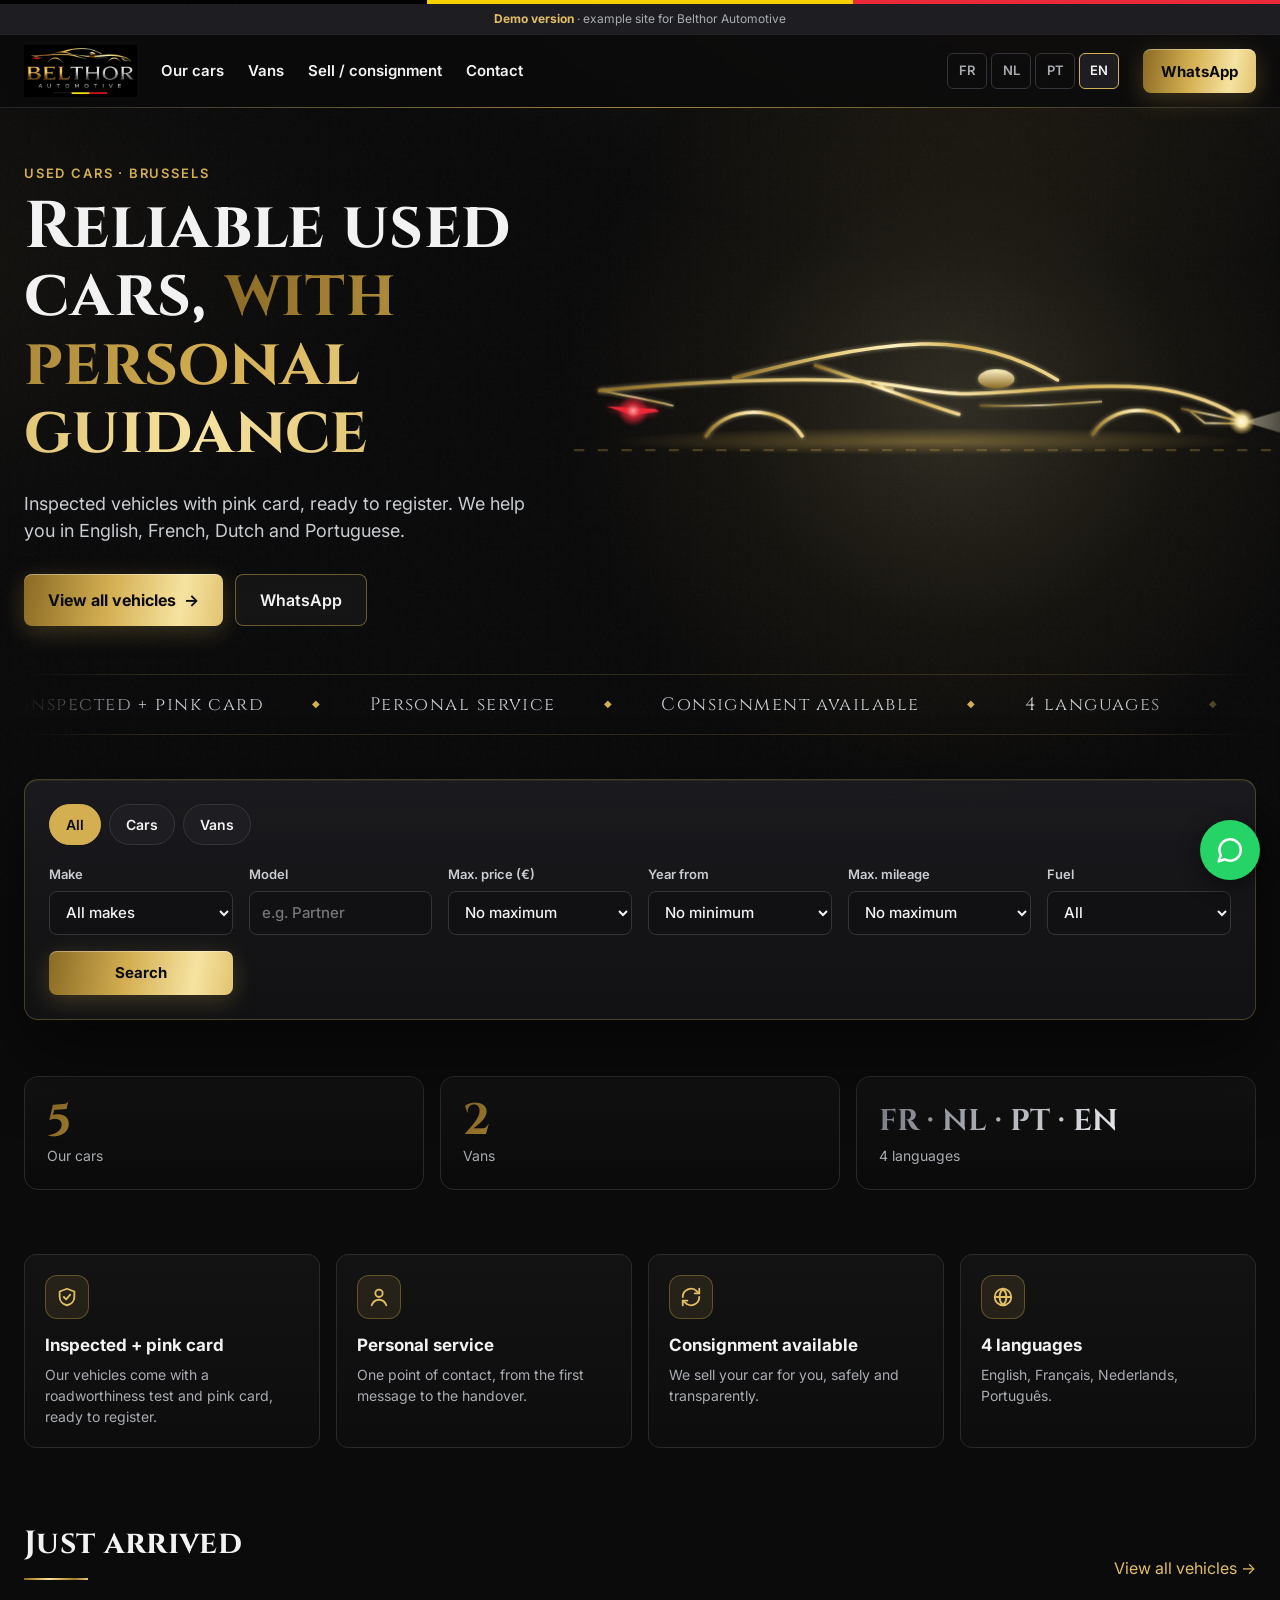
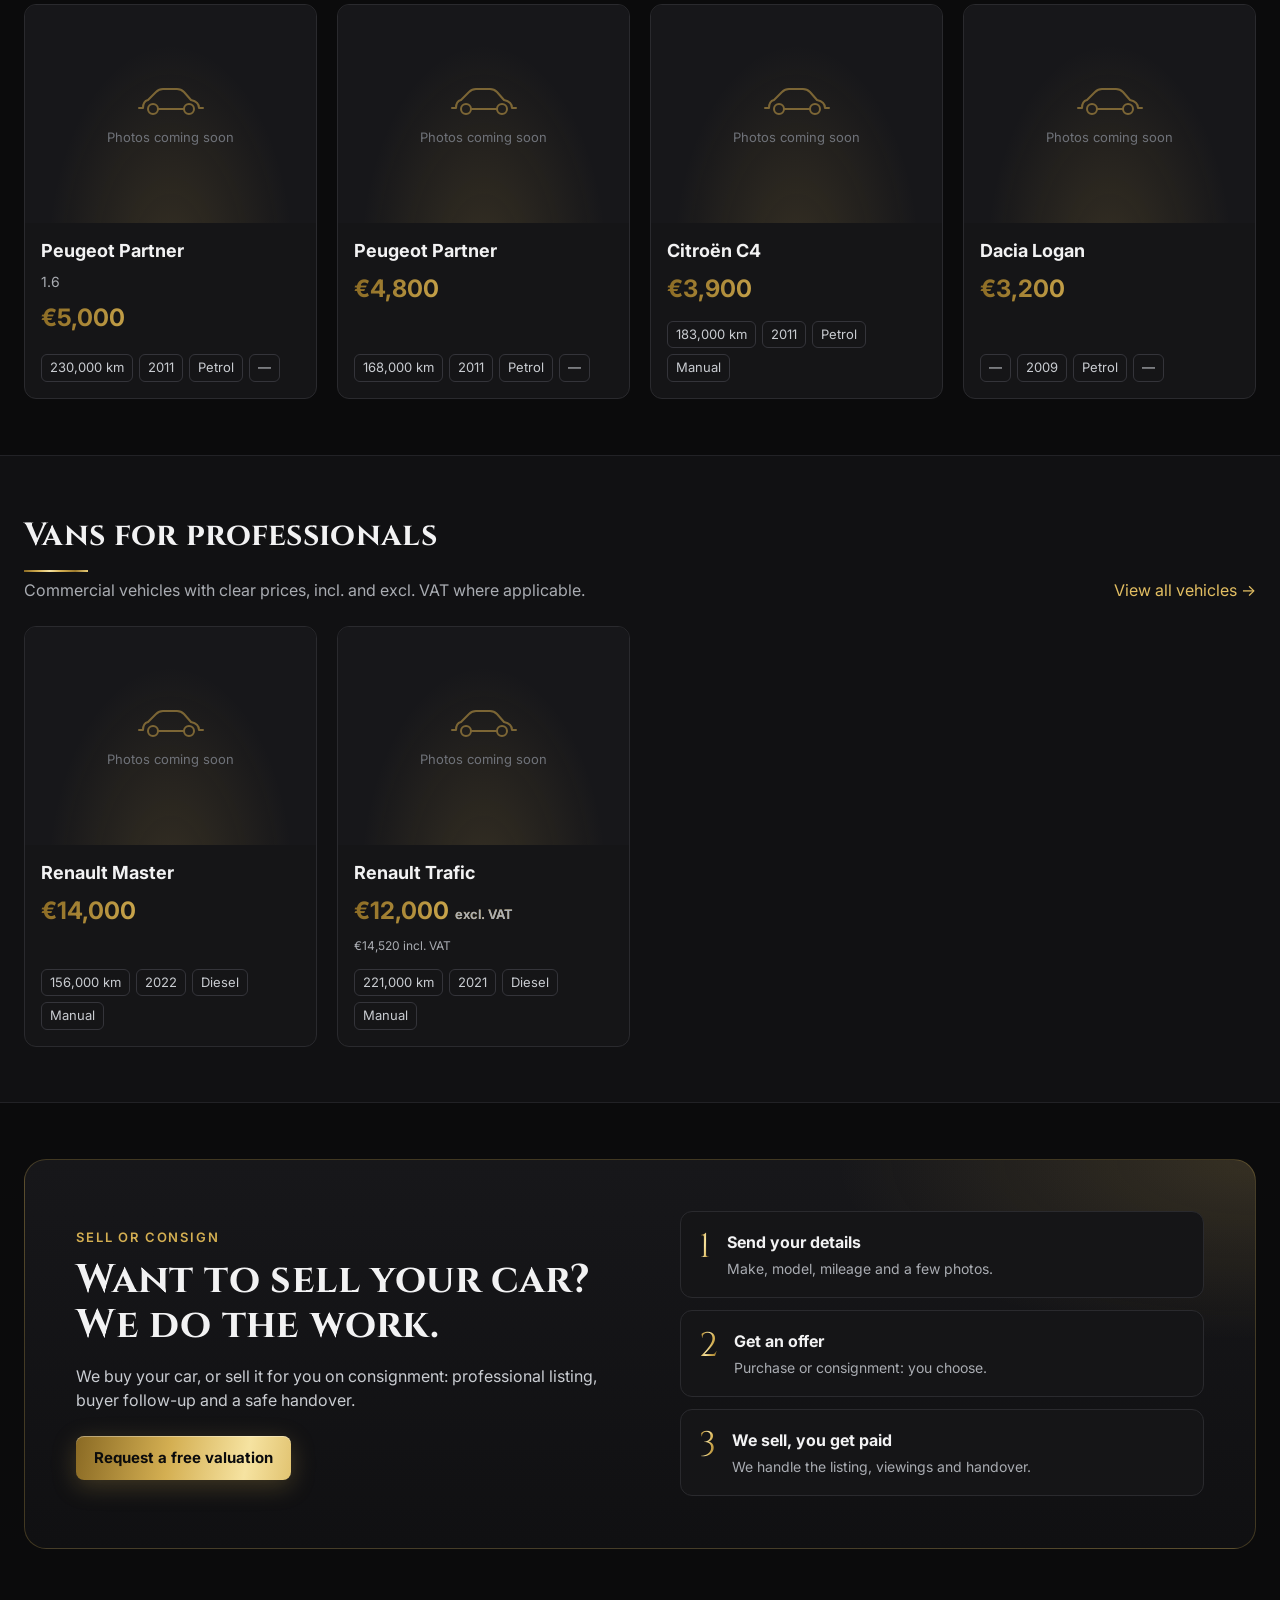
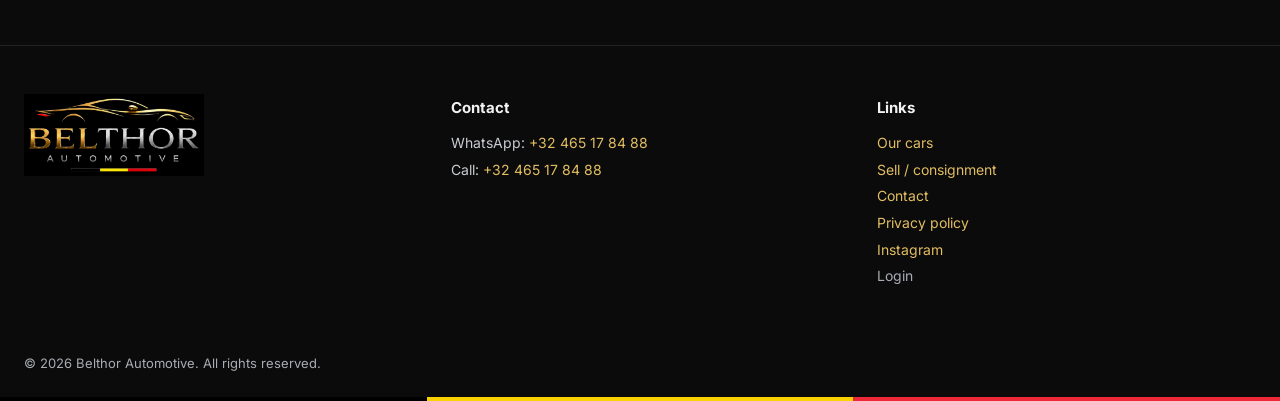
<file: index.html>
<!doctype html>
<html lang="fr-BE">
<head>
<meta charset="utf-8">
<meta name="viewport" content="width=device-width, initial-scale=1">
<title>Belthor Automotive</title>
<meta name="description" content="Belthor Automotive – voitures d'occasion à Bruxelles · tweedehandswagens in Brussel · carros usados em Bruxelas.">
<link rel="icon" href="img/icon.png">
<meta property="og:image" content="img/logo.png">
<link rel="preconnect" href="https://fonts.googleapis.com">
<link rel="preconnect" href="https://fonts.gstatic.com" crossorigin>
<link href="https://fonts.googleapis.com/css2?family=Cinzel:wght@600;700&family=Inter:wght@400;500;600;700&display=swap" rel="stylesheet">
<link rel="stylesheet" href="css/style.css">
<link rel="stylesheet" href="css/fx.css">
</head>
<body>
<div class="flag-strip" aria-hidden="true"><span></span><span></span><span></span></div>
<header id="site-header"></header>

<main>
  <section class="hero-x">
    <div class="container hero-grid">
      <div class="reveal">
        <p class="kicker" data-i18n="home.kicker"></p>
        <h1 class="display" id="hero-title"></h1>
        <p class="lead" data-i18n="home.subtitle"></p>
        <div class="hero-cta">
          <a href="aanbod.html" class="btn btn-gold"><span data-i18n="home.viewAll"></span> →</a>
          <a href="#" class="btn btn-ghost" id="hero-wa" target="_blank" rel="noopener noreferrer">WhatsApp</a>
        </div>
      </div>

      <div class="hero-stage" aria-hidden="true">
        <svg viewBox="0 40 1900 320" role="presentation">
          <defs>
            <linearGradient id="goldStroke" x1="0" x2="1" y1="0" y2="0">
              <stop offset="0" stop-color="#8a6a24"/><stop offset=".3" stop-color="#e8cc78"/>
              <stop offset=".5" stop-color="#fff2c4"/><stop offset=".7" stop-color="#d4af52"/><stop offset="1" stop-color="#f0d68e"/>
            </linearGradient>
            <radialGradient id="floor" cx=".5" cy=".5" r=".5">
              <stop offset="0" stop-color="#d4af52" stop-opacity=".4"/><stop offset="1" stop-color="#d4af52" stop-opacity="0"/>
            </radialGradient>
            <linearGradient id="beamGrad" x1="0" x2="1">
              <stop offset="0" stop-color="#fff6d8" stop-opacity=".5"/><stop offset="1" stop-color="#fff6d8" stop-opacity="0"/>
            </linearGradient>
            <radialGradient id="lamp"><stop offset="0" stop-color="#fffbe9"/><stop offset=".4" stop-color="#f6e3a1"/><stop offset="1" stop-color="#d4af52" stop-opacity="0"/></radialGradient>
            <radialGradient id="tail"><stop offset="0" stop-color="#ffb3b3" stop-opacity=".9"/><stop offset=".45" stop-color="#ed2939" stop-opacity=".7"/><stop offset="1" stop-color="#ed2939" stop-opacity="0"/></radialGradient>
            <linearGradient id="mirrorGrad" x1="0" y1="0" x2="0" y2="1"><stop offset="0" stop-color="#fff2c4"/><stop offset="1" stop-color="#8a6a24"/></linearGradient>
          </defs>
          <ellipse class="floor-glow" cx="900" cy="318" rx="820" ry="36" fill="url(#floor)"/>
          <polygon class="beam" points="1696,268 1900,210 1900,330" fill="url(#beamGrad)"/>
          <line class="road-line" x1="0" y1="340" x2="1900" y2="340" stroke="#d4af52" stroke-opacity=".35" stroke-width="5"/>
          <!-- silhouet naar het Belthor-logo: dak, gordellijn, zijlijn, wielkasten -->
          <path class="car-line" pathLength="1" d="M405 158 C560 118 720 78 880 72 C1010 68 1130 105 1225 163"/>
          <path class="car-line" pathLength="1" d="M65 190 C300 168 520 158 700 165 C820 170 900 200 1000 198 C1150 195 1300 170 1450 182 C1560 192 1650 230 1700 268"/>
          <path class="car-line" pathLength="1" d="M612 126 C740 168 870 218 975 250"/>
          <path class="car-line thin" pathLength="1" d="M65 190 C140 205 200 215 250 228"/>
          <path class="car-line thin" pathLength="1" d="M1030 228 C1150 231 1250 225 1335 218"/>
          <path class="car-line thin" pathLength="1" d="M755 172 L808 186"/>
          <path class="car-line car-wheel" pathLength="1" d="M335 305 C380 228 525 222 578 305"/>
          <path class="car-line car-wheel" pathLength="1" d="M1315 300 C1362 224 1490 220 1532 292"/>
          <path class="car-line thin" pathLength="1" d="M1540 236 C1585 246 1640 256 1698 270 M1556 238 L1598 272 L1700 274"/>
          <ellipse class="headlight" cx="1070" cy="160" rx="46" ry="24" fill="url(#mirrorGrad)" style="filter:drop-shadow(0 0 6px rgba(246,227,161,.5))"/>
          <polygon class="taillight" points="82,230 205,236 216,243 148,252" fill="#ed2939" style="filter:drop-shadow(0 0 10px rgba(237,41,57,.9))"/>
          <circle class="taillight" cx="150" cy="241" r="40" fill="url(#tail)"/>
          <circle class="headlight" cx="1692" cy="268" r="34" fill="url(#lamp)"/>
        </svg>
      </div>
    </div>

    <div class="container">
      <div class="ticker" aria-hidden="true"><div class="ticker-track" id="ticker"></div></div>
    </div>
  </section>

  <div class="container search-wrap reveal">
      <form class="search-card" action="aanbod.html" method="get" role="search">
        <fieldset class="type-tabs">
          <legend class="sr-only" data-i18n="stock.type"></legend>
          <label><input type="radio" name="type" value="" checked><span data-i18n="common.all"></span></label>
          <label><input type="radio" name="type" value="car"><span data-i18n="home.tabCars"></span></label>
          <label><input type="radio" name="type" value="van"><span data-i18n="home.tabVans"></span></label>
        </fieldset>
        <div class="search-row">
          <div class="field">
            <label for="s-make" data-i18n="stock.make"></label>
            <select id="s-make" name="make" class="select"></select>
          </div>
          <div class="field">
            <label for="s-model" data-i18n="stock.model"></label>
            <input id="s-model" name="model" class="input" maxlength="80" data-i18n-ph="stock.modelPlaceholder">
          </div>
          <div class="field">
            <label for="s-price" data-i18n="stock.priceTo"></label>
            <select id="s-price" name="priceMax" class="select"></select>
          </div>
          <div class="field">
            <label for="s-year" data-i18n="stock.yearFrom"></label>
            <select id="s-year" name="yearMin" class="select"></select>
          </div>
          <div class="field">
            <label for="s-km" data-i18n="stock.kmMax"></label>
            <select id="s-km" name="kmMax" class="select"></select>
          </div>
          <div class="field">
            <label for="s-fuel" data-i18n="stock.fuel"></label>
            <select id="s-fuel" name="fuel" class="select"></select>
          </div>
          <button type="submit" class="btn btn-gold" data-i18n="home.showResults"></button>
        </div>
      </form>
  </div>

  <section class="section" style="padding-bottom:8px">
    <div class="container stats-x">
      <div class="stat-x reveal"><strong class="gold-text" data-count="0" id="stat-online">0</strong><span data-i18n="stock.title"></span></div>
      <div class="stat-x reveal"><strong class="gold-text" data-count="0" id="stat-vans">0</strong><span data-i18n="nav.vans"></span></div>
      <div class="stat-x reveal"><strong class="chrome-text" style="font-size:30px;line-height:44px">FR · NL · PT · EN</strong><span data-i18n="home.uspTitle4"></span></div>
    </div>
  </section>

  <section class="section" style="padding-bottom:16px">
    <div class="container usps">
      <div class="usp reveal"><div class="ico"><svg width="22" height="22" viewBox="0 0 24 24" fill="none" stroke="#e2be62" stroke-width="2" stroke-linecap="round" stroke-linejoin="round" aria-hidden="true"><path d="M12 3l8 3v6c0 4.5-3.4 8-8 9-4.6-1-8-4.5-8-9V6l8-3z"/><path d="M8.5 12l2.5 2.5 4.5-5"/></svg></div><h3 data-i18n="home.uspTitle1"></h3><p data-i18n="home.uspText1"></p></div>
      <div class="usp reveal"><div class="ico"><svg width="22" height="22" viewBox="0 0 24 24" fill="none" stroke="#e2be62" stroke-width="2" stroke-linecap="round" stroke-linejoin="round" aria-hidden="true"><circle cx="12" cy="8" r="4"/><path d="M4 21c1.5-4 4.5-6 8-6s6.5 2 8 6"/></svg></div><h3 data-i18n="home.uspTitle2"></h3><p data-i18n="home.uspText2"></p></div>
      <div class="usp reveal"><div class="ico"><svg width="22" height="22" viewBox="0 0 24 24" fill="none" stroke="#e2be62" stroke-width="2" stroke-linecap="round" stroke-linejoin="round" aria-hidden="true"><path d="M3 12a9 9 0 0 1 15.5-6.2L21 8"/><path d="M21 3v5h-5"/><path d="M21 12a9 9 0 0 1-15.5 6.2L3 16"/><path d="M3 21v-5h5"/></svg></div><h3 data-i18n="home.uspTitle3"></h3><p data-i18n="home.uspText3"></p></div>
      <div class="usp reveal"><div class="ico"><svg width="22" height="22" viewBox="0 0 24 24" fill="none" stroke="#e2be62" stroke-width="2" stroke-linecap="round" stroke-linejoin="round" aria-hidden="true"><circle cx="12" cy="12" r="9"/><path d="M3 12h18M12 3c2.5 2.6 3.8 5.6 3.8 9s-1.3 6.4-3.8 9c-2.5-2.6-3.8-5.6-3.8-9S9.5 5.6 12 3z"/></svg></div><h3 data-i18n="home.uspTitle4"></h3><p data-i18n="home.uspText4"></p></div>
    </div>
  </section>

  <section class="section">
    <div class="container">
      <div class="section-head">
        <h2 class="display" data-i18n="home.latest"></h2>
        <a href="aanbod.html"><span data-i18n="home.viewAll"></span> →</a>
      </div>
      <div class="card-grid" id="latest"></div>
    </div>
  </section>

  <section class="section section-alt" id="vans-section" hidden>
    <div class="container">
      <div class="section-head">
        <div>
          <h2 class="display" data-i18n="home.vansTitle"></h2>
          <p class="muted" style="margin:6px 0 0" data-i18n="home.vansText"></p>
        </div>
        <a href="aanbod.html?type=van"><span data-i18n="home.viewAll"></span> →</a>
      </div>
      <div class="card-grid" id="vans"></div>
    </div>
  </section>

  <section class="section">
    <div class="container">
      <div class="cta-band reveal" style="display:flex;flex-wrap:wrap;gap:40px;align-items:center">
        <div style="flex:1 1 380px">
          <p class="kicker" data-i18n="home.sellKicker"></p>
          <h2 class="display" style="margin:0 0 16px;font-size:clamp(28px,3.4vw,40px);line-height:1.12" data-i18n="home.sellTitle"></h2>
          <p style="margin:0 0 24px;color:var(--text-2)" data-i18n="home.sellText"></p>
          <a href="verkopen.html" class="btn btn-gold" data-i18n="home.sellCta"></a>
        </div>
        <ol class="steps" style="flex:1 1 340px">
          <li><span class="num" aria-hidden="true">1</span><div><strong data-i18n="home.step1Title"></strong><p data-i18n="home.step1Text"></p></div></li>
          <li><span class="num" aria-hidden="true">2</span><div><strong data-i18n="home.step2Title"></strong><p data-i18n="home.step2Text"></p></div></li>
          <li><span class="num" aria-hidden="true">3</span><div><strong data-i18n="home.step3Title"></strong><p data-i18n="home.step3Text"></p></div></li>
        </ol>
      </div>
    </div>
  </section>
</main>

<footer id="site-footer"></footer>

<script src="js/data.js"></script>
<script src="js/i18n.js"></script>
<script src="js/app.js"></script>
<script src="js/fx.js"></script>
<script>
(function () {
  var B = window.Belthor;
  B.renderChrome("home");

  // Titel: eerste deel wit, tweede deel in goud (splitsen op de eerste komma)
  var full = B.t("home.title"), i = full.indexOf(",");
  var h1 = document.getElementById("hero-title");
  h1.innerHTML = i > 0
    ? B.esc(full.slice(0, i + 1)) + ' <span class="gold-text">' + B.esc(full.slice(i + 1).trim()) + "</span>"
    : '<span class="gold-text">' + B.esc(full) + "</span>";

  var wa = B.waNumber(B.getSettings());
  var heroWa = document.getElementById("hero-wa");
  if (wa) heroWa.href = B.waLink(wa); else heroWa.hidden = true;

  // Lopende band met de troeven (2x voor een naadloze lus)
  var items = ["home.uspTitle1", "home.uspTitle2", "home.uspTitle3", "home.uspTitle4", "home.kicker"].map(function (k) { return "<span>" + B.esc(B.t(k)) + "</span>"; }).join("");
  document.getElementById("ticker").innerHTML = items + items + items + items;
  var all = B.visibleVehicles().filter(function (v) { return v.status !== "sold"; })
    .sort(function (a, b) { return String(b.created_at).localeCompare(String(a.created_at)); });

  var latest = all.filter(function (v) { return v.vehicle_type !== "van"; }).slice(0, 8);
  var vans = all.filter(function (v) { return v.vehicle_type === "van"; }).slice(0, 4);
  var latestEl = document.getElementById("latest");
  latestEl.innerHTML = latest.length
    ? latest.map(function (v) { return B.carCard(v); }).join("")
    : '<p class="muted">' + B.esc(B.t("home.emptyStock")) + "</p>";
  document.getElementById("stat-online").setAttribute("data-count", String(all.length));
  document.getElementById("stat-vans").setAttribute("data-count", String(all.filter(function (v) { return v.vehicle_type === "van"; }).length));
  if (vans.length) {
    document.getElementById("vans").innerHTML = vans.map(function (v) { return B.carCard(v); }).join("");
    document.getElementById("vans-section").hidden = false;
  }

  // Zoekvelden vullen
  function opts(el, items) {
    el.innerHTML = items.map(function (o) { return '<option value="' + B.esc(o[0]) + '">' + B.esc(o[1]) + "</option>"; }).join("");
  }
  var makes = Array.from(new Set(all.map(function (v) { return v.make; }))).sort(function (a, b) { return a.localeCompare(b); });
  opts(document.getElementById("s-make"), [["", B.t("common.allMakes")]].concat(makes.map(function (m) { return [m, m]; })));
  opts(document.getElementById("s-price"), [["", B.t("common.noMax")]].concat([3000, 5000, 7500, 10000, 15000, 20000, 30000].map(function (p) { return [p, B.euro(p)]; })));
  var y = new Date().getFullYear();
  opts(document.getElementById("s-year"), [["", B.t("common.noMin")]].concat([4, 8, 12, 16, 20, 24].map(function (d) { return [y - d, String(y - d)]; })));
  opts(document.getElementById("s-km"), [["", B.t("common.noMax")]].concat([50000, 100000, 150000, 200000, 250000].map(function (k) { return [k, B.km(k)]; })));
  opts(document.getElementById("s-fuel"), [["", B.t("common.all")]].concat(["petrol", "diesel", "hybrid", "plugin_hybrid", "electric", "lpg", "cng", "other"].map(function (f) { return [f, B.t("vehicle.fuels." + f)]; })));
})();
</script>
</body>
</html>
</file>
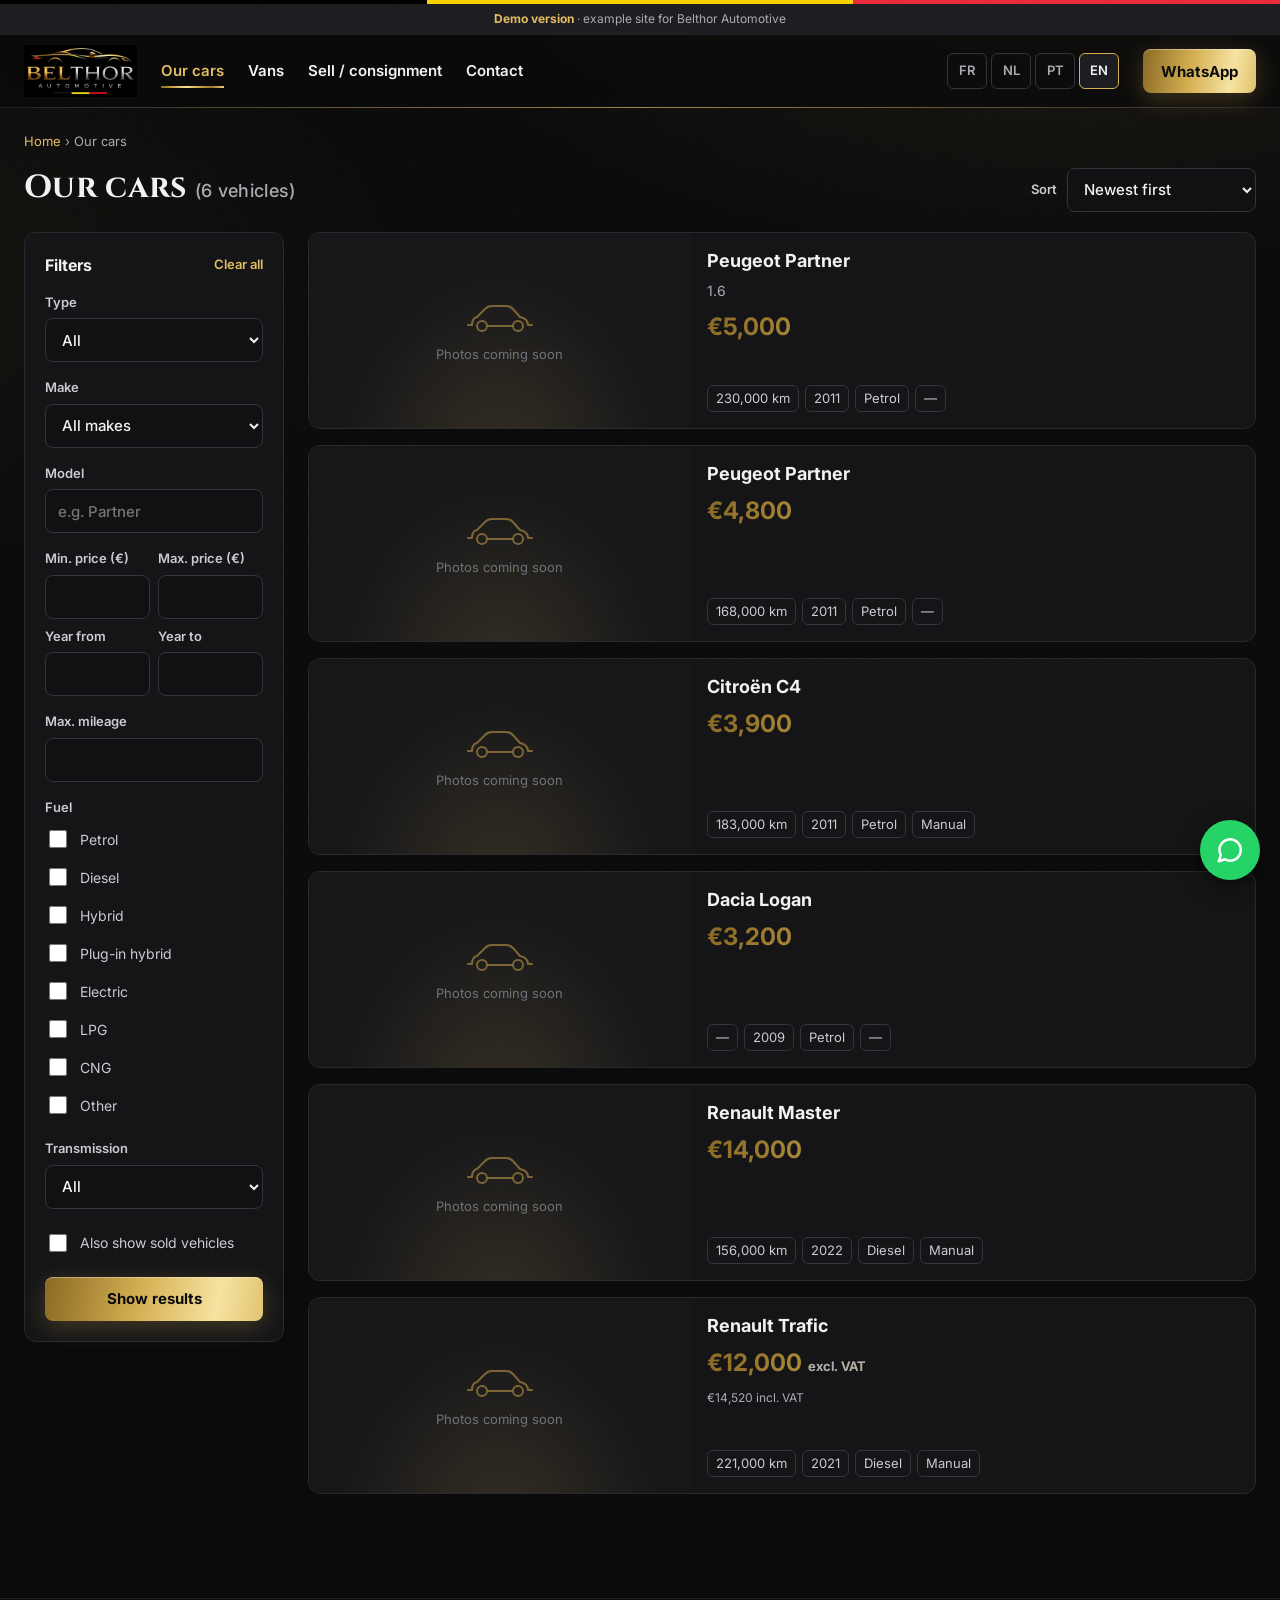
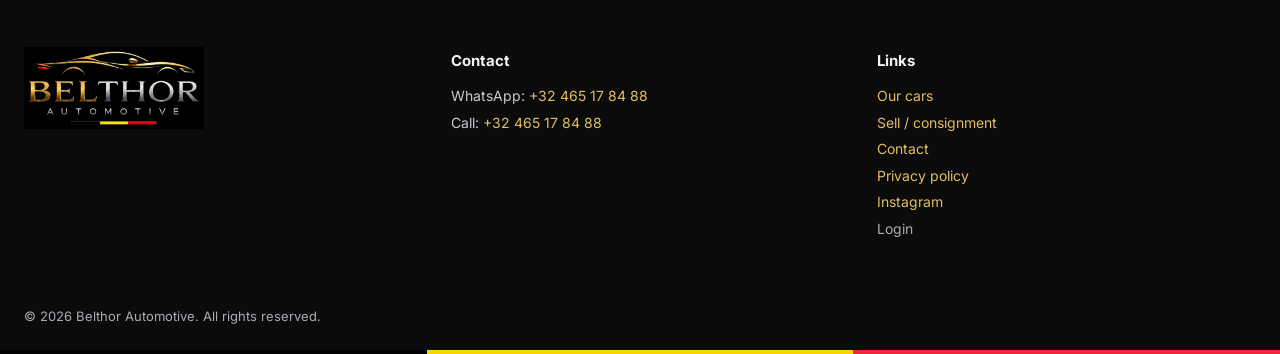
<file: aanbod.html>
<!doctype html>
<html lang="fr-BE">
<head>
<meta charset="utf-8">
<meta name="viewport" content="width=device-width, initial-scale=1">
<title>Belthor Automotive</title>
<link rel="icon" href="img/icon.png">
<link rel="preconnect" href="https://fonts.googleapis.com">
<link rel="preconnect" href="https://fonts.gstatic.com" crossorigin>
<link href="https://fonts.googleapis.com/css2?family=Cinzel:wght@600;700&family=Inter:wght@400;500;600;700&display=swap" rel="stylesheet">
<link rel="stylesheet" href="css/style.css">
<link rel="stylesheet" href="css/fx.css">
</head>
<body>
<div class="flag-strip" aria-hidden="true"><span></span><span></span><span></span></div>
<header id="site-header"></header>

<main class="container" style="padding:24px 24px 64px">
  <p class="breadcrumbs"><a href="index.html">Home</a> › <span data-i18n="stock.title"></span></p>

  <div class="section-head" style="margin-bottom:20px">
    <h1 class="display" style="margin:0;font-size:32px"><span data-i18n="stock.title"></span>
      <span class="muted" id="count" style="font-family:var(--font-body);font-size:18px;font-weight:500"></span></h1>
    <div style="display:flex;align-items:center;gap:10px">
      <label for="sort" class="field-label" data-i18n="stock.sort"></label>
      <select id="sort" class="select" style="width:auto"></select>
    </div>
  </div>

  <div class="stock-layout">
    <form class="filters" id="filters" method="get" action="aanbod.html">
      <div style="display:flex;justify-content:space-between;align-items:center">
        <strong data-i18n="stock.filters"></strong>
        <a href="aanbod.html" style="font-size:13px;font-weight:600" data-i18n="stock.clear"></a>
      </div>
      <input type="hidden" name="sort" id="sort-hidden">
      <div class="field">
        <label for="f-type" data-i18n="stock.type"></label>
        <select id="f-type" name="type" class="select"></select>
      </div>
      <div class="field">
        <label for="f-make" data-i18n="stock.make"></label>
        <select id="f-make" name="make" class="select"></select>
      </div>
      <div class="field">
        <label for="f-model" data-i18n="stock.model"></label>
        <input id="f-model" name="model" class="input" maxlength="80" data-i18n-ph="stock.modelPlaceholder">
      </div>
      <div class="two-col">
        <div class="field"><label for="f-pmin" data-i18n="stock.priceFrom"></label><input id="f-pmin" name="priceMin" class="input" inputmode="numeric"></div>
        <div class="field"><label for="f-pmax" data-i18n="stock.priceTo"></label><input id="f-pmax" name="priceMax" class="input" inputmode="numeric"></div>
        <div class="field"><label for="f-ymin" data-i18n="stock.yearFrom"></label><input id="f-ymin" name="yearMin" class="input" inputmode="numeric"></div>
        <div class="field"><label for="f-ymax" data-i18n="stock.yearTo"></label><input id="f-ymax" name="yearMax" class="input" inputmode="numeric"></div>
      </div>
      <div class="field">
        <label for="f-km" data-i18n="stock.kmMax"></label>
        <input id="f-km" name="kmMax" class="input" inputmode="numeric">
      </div>
      <fieldset id="f-fuels"><legend data-i18n="stock.fuel"></legend></fieldset>
      <div class="field">
        <label for="f-tr" data-i18n="stock.transmission"></label>
        <select id="f-tr" name="transmission" class="select"></select>
      </div>
      <label class="check"><input type="checkbox" name="sold" value="1" id="f-sold"><span data-i18n="stock.showSold"></span></label>
      <button type="submit" class="btn btn-gold btn-block" data-i18n="stock.apply"></button>
    </form>

    <div class="stock-results" id="results"></div>
  </div>
</main>

<footer id="site-footer"></footer>

<script src="js/data.js"></script>
<script src="js/i18n.js"></script>
<script src="js/app.js"></script>
<script src="js/fx.js"></script>
<script>
(function () {
  var B = window.Belthor;
  B.renderChrome("stock");
  var p = new URLSearchParams(window.location.search);
  var int = function (k) {
    var s = (p.get(k) || "").replace(/\D/g, "");
    return s ? parseInt(s, 10) : null;
  };
  var f = {
    type: p.get("type") || "",
    make: p.get("make") || "",
    model: (p.get("model") || "").trim().toLowerCase(),
    priceMin: int("priceMin"), priceMax: int("priceMax"),
    yearMin: int("yearMin"), yearMax: int("yearMax"),
    kmMax: int("kmMax"),
    fuels: p.getAll("fuel").filter(Boolean),
    transmission: p.get("transmission") || "",
    sold: p.get("sold") === "1",
    sort: p.get("sort") || "newest",
  };
  if (f.type === "van") document.title = B.t("nav.vans") + " | Belthor Automotive";
  else document.title = B.t("stock.title") + " | Belthor Automotive";

  var all = B.visibleVehicles();
  var list = all.filter(function (v) {
    if (!f.sold && v.status === "sold") return false;
    if (f.type && v.vehicle_type !== f.type) return false;
    if (f.make && v.make !== f.make) return false;
    if (f.model && (v.model + " " + (v.version || "")).toLowerCase().indexOf(f.model) < 0) return false;
    if (f.priceMin != null && v.price_eur < f.priceMin) return false;
    if (f.priceMax != null && v.price_eur > f.priceMax) return false;
    if (f.yearMin != null && v.year < f.yearMin) return false;
    if (f.yearMax != null && v.year > f.yearMax) return false;
    // Onbekende km-stand valt weg zodra iemand op km filtert (we kunnen het niet garanderen).
    if (f.kmMax != null && (v.mileage_km == null || v.mileage_km > f.kmMax)) return false;
    if (f.fuels.length && f.fuels.indexOf(v.fuel) < 0) return false;
    if (f.transmission && v.transmission !== f.transmission) return false;
    return true;
  });

  var sorters = {
    newest: function (a, b) { return String(b.created_at).localeCompare(String(a.created_at)); },
    price_asc: function (a, b) { return a.price_eur - b.price_eur; },
    price_desc: function (a, b) { return b.price_eur - a.price_eur; },
    km_asc: function (a, b) { return (a.mileage_km == null ? Infinity : a.mileage_km) - (b.mileage_km == null ? Infinity : b.mileage_km); },
    year_desc: function (a, b) { return b.year - a.year || (b.month || 0) - (a.month || 0); },
  };
  if (!sorters[f.sort]) f.sort = "newest";
  list.sort(sorters[f.sort]);

  document.getElementById("count").textContent =
    "(" + (list.length === 1 ? B.t("stock.resultsOne") : B.t("stock.resultsMany", { n: list.length })) + ")";
  document.getElementById("results").innerHTML = list.length
    ? list.map(function (v) { return B.carCard(v, "row"); }).join("")
    : '<div class="panel"><p style="margin:0">' + B.esc(B.t("stock.noResults")) + "</p></div>";

  // Formulier vullen met de huidige filters
  function opts(id, items, current) {
    var el = document.getElementById(id);
    el.innerHTML = items.map(function (o) {
      return '<option value="' + B.esc(o[0]) + '"' + (String(o[0]) === String(current) ? " selected" : "") + ">" + B.esc(o[1]) + "</option>";
    }).join("");
  }
  opts("f-type", [["", B.t("common.all")], ["car", B.t("vehicle.types.car")], ["van", B.t("vehicle.types.van")], ["pickup", B.t("vehicle.types.pickup")]], f.type);
  var makes = Array.from(new Set(all.map(function (v) { return v.make; }))).sort(function (a, b) { return a.localeCompare(b); });
  opts("f-make", [["", B.t("common.allMakes")]].concat(makes.map(function (m) { return [m, m]; })), f.make);
  opts("f-tr", [["", B.t("common.all")], ["manual", B.t("vehicle.transmissions.manual")], ["automatic", B.t("vehicle.transmissions.automatic")]], f.transmission);
  document.getElementById("f-model").value = p.get("model") || "";
  [["f-pmin", "priceMin"], ["f-pmax", "priceMax"], ["f-ymin", "yearMin"], ["f-ymax", "yearMax"], ["f-km", "kmMax"]].forEach(function (x) {
    var val = int(x[1]);
    document.getElementById(x[0]).value = val == null ? "" : val;
  });
  document.getElementById("f-sold").checked = f.sold;
  var fuelBox = document.getElementById("f-fuels");
  ["petrol", "diesel", "hybrid", "plugin_hybrid", "electric", "lpg", "cng", "other"].forEach(function (fu) {
    var lab = document.createElement("label");
    lab.className = "check";
    lab.innerHTML = '<input type="checkbox" name="fuel" value="' + fu + '"' + (f.fuels.indexOf(fu) >= 0 ? " checked" : "") + "> " + B.esc(B.t("vehicle.fuels." + fu));
    fuelBox.appendChild(lab);
  });

  var sortHidden = document.getElementById("sort-hidden");
  sortHidden.value = f.sort;
  opts("sort", [
    ["newest", B.t("stock.sortNewest")], ["price_asc", B.t("stock.sortPriceAsc")], ["price_desc", B.t("stock.sortPriceDesc")],
    ["km_asc", B.t("stock.sortKmAsc")], ["year_desc", B.t("stock.sortYearDesc")],
  ], f.sort);
  document.getElementById("sort").addEventListener("change", function (e) {
    var q = new URLSearchParams(window.location.search);
    q.set("sort", e.target.value);
    window.location.search = q.toString();
  });
})();
</script>
</body>
</html>
</file>
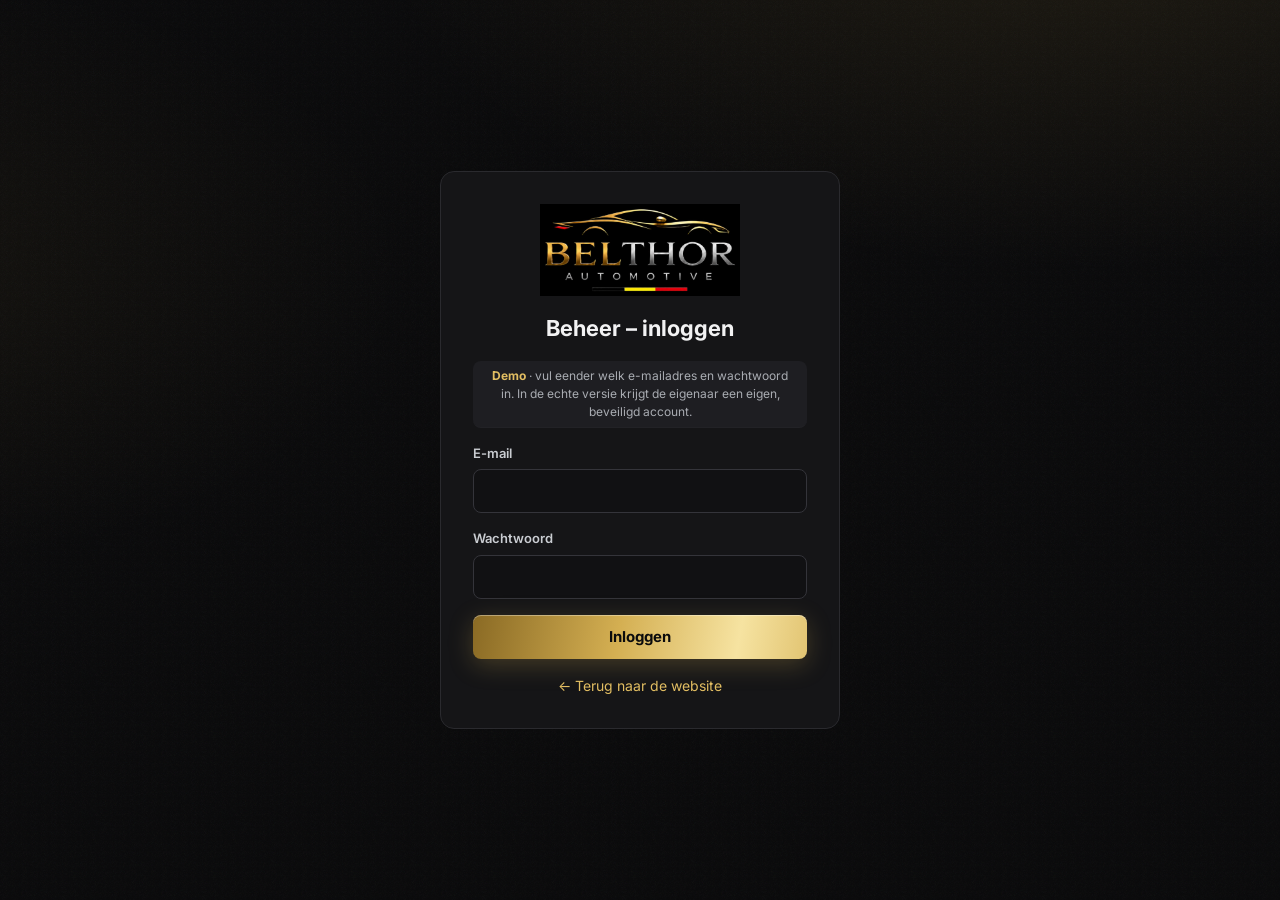
<file: admin.html>
<!doctype html>
<html lang="nl">
<head>
<meta charset="utf-8">
<meta name="viewport" content="width=device-width, initial-scale=1">
<meta name="robots" content="noindex, nofollow">
<title>Beheer – Belthor Automotive</title>
<link rel="icon" href="img/icon.png">
<link rel="preconnect" href="https://fonts.googleapis.com">
<link rel="preconnect" href="https://fonts.gstatic.com" crossorigin>
<link href="https://fonts.googleapis.com/css2?family=Cinzel:wght@600;700&family=Inter:wght@400;500;600;700&display=swap" rel="stylesheet">
<link rel="stylesheet" href="css/style.css">
<link rel="stylesheet" href="css/fx.css">
</head>
<body>
<div id="app"></div>

<script src="js/data.js"></script>
<script src="js/i18n.js"></script>
<script src="js/app.js"></script>
<script src="js/admin.js"></script>
</body>
</html>
</file>
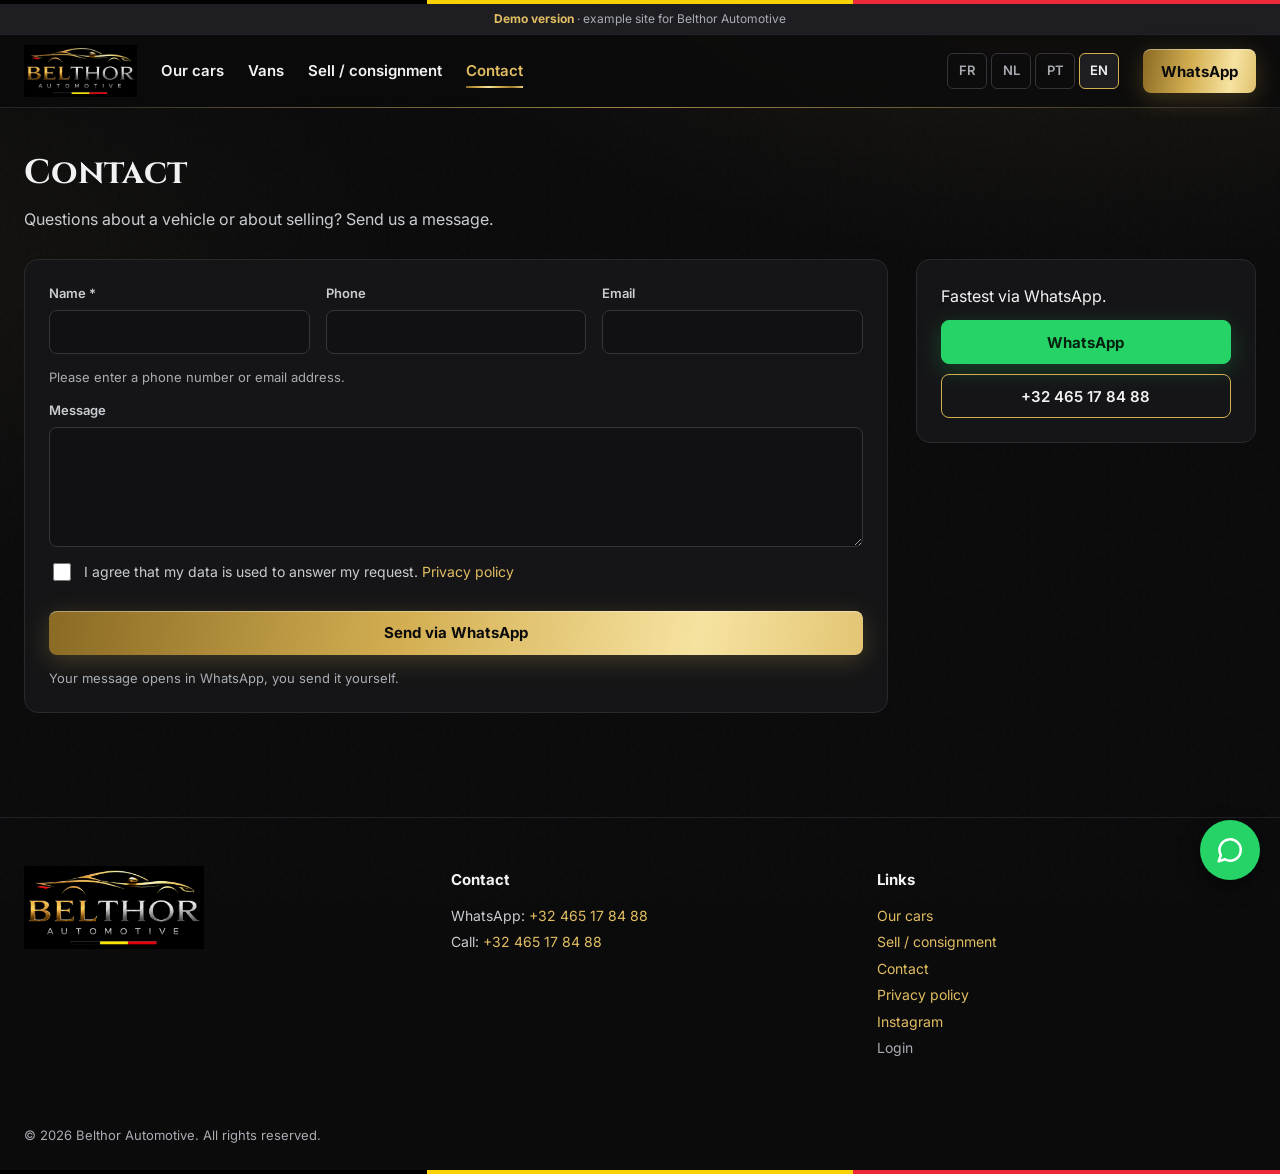
<file: contact.html>
<!doctype html>
<html lang="fr-BE">
<head>
<meta charset="utf-8">
<meta name="viewport" content="width=device-width, initial-scale=1">
<title>Belthor Automotive</title>
<link rel="icon" href="img/icon.png">
<link rel="preconnect" href="https://fonts.googleapis.com">
<link rel="preconnect" href="https://fonts.gstatic.com" crossorigin>
<link href="https://fonts.googleapis.com/css2?family=Cinzel:wght@600;700&family=Inter:wght@400;500;600;700&display=swap" rel="stylesheet">
<link rel="stylesheet" href="css/style.css">
<link rel="stylesheet" href="css/fx.css">
</head>
<body>
<div class="flag-strip" aria-hidden="true"><span></span><span></span><span></span></div>
<header id="site-header"></header>

<main class="container" style="padding:40px 24px 64px">
  <h1 class="display" style="margin:0 0 8px;font-size:34px" data-i18n="contact.title"></h1>
  <p style="margin:0 0 28px;color:var(--text-2)" data-i18n="contact.intro"></p>

  <div class="detail-layout">
    <div class="panel" style="flex:999 1 520px;min-width:0">
      <form id="contact-form" novalidate style="display:flex;flex-direction:column;gap:14px">
        <div class="grid-fields">
          <div class="field"><label for="k-name"><span data-i18n="form.name"></span> *</label><input id="k-name" name="name" class="input" maxlength="120" autocomplete="name"></div>
          <div class="field"><label for="k-phone" data-i18n="form.phone"></label><input id="k-phone" name="phone" type="tel" class="input" maxlength="40" autocomplete="tel"></div>
          <div class="field"><label for="k-email" data-i18n="form.email"></label><input id="k-email" name="email" type="email" class="input" maxlength="200" autocomplete="email"></div>
        </div>
        <p class="muted" style="margin:0;font-size:13px" data-i18n="form.phoneOrEmail"></p>
        <div class="field"><label for="k-msg" data-i18n="form.message"></label><textarea id="k-msg" name="message" class="textarea" maxlength="4000"></textarea></div>
        <label class="check" style="align-items:flex-start"><input type="checkbox" name="consent" style="margin-top:2px"><span><span data-i18n="form.consent"></span> <a href="privacy.html" data-i18n="footer.privacy"></a></span></label>
        <p class="form-error" role="alert" data-form-error hidden></p>
        <p class="form-ok" role="status" data-form-ok hidden data-i18n="form.success"></p>
        <button type="submit" class="btn btn-gold" data-i18n="form.sendWhatsapp"></button>
        <p class="wa-note" data-i18n="form.whatsappNote"></p>
      </form>
    </div>
    <aside class="detail-aside" id="contact-side"></aside>
  </div>
</main>

<footer id="site-footer"></footer>

<script src="js/data.js"></script>
<script src="js/i18n.js"></script>
<script src="js/app.js"></script>
<script src="js/fx.js"></script>
<script src="js/forms.js"></script>
<script>
(function () {
  var B = window.Belthor, t = B.t, esc = B.esc;
  B.renderChrome("contact");
  document.title = t("contact.title") + " | Belthor Automotive";
  var s = B.getSettings();
  var wa = B.waNumber(s);
  var html = "";
  if (wa) {
    html += '<div class="panel"><p style="margin:0 0 12px">' + esc(t("contact.whatsappFastest")) + "</p>" +
      '<a class="btn btn-whatsapp btn-block" target="_blank" rel="noopener noreferrer" href="' + esc(B.waLink(wa)) + '">WhatsApp</a>' +
      (s.phone ? '<a class="btn btn-outline btn-block" style="margin-top:10px" href="' + esc(B.telLink(s.phone)) + '">' + esc(s.phone) + "</a>" : "") +
      "</div>";
  }
  var info = [];
  if (s.address) info.push("<div><strong>" + esc(t("contact.address")) + '</strong><p style="margin:4px 0 0;white-space:pre-line;color:var(--text-2)">' + esc(s.address) + "</p></div>");
  if (s.opening_hours) info.push("<div><strong>" + esc(t("contact.hours")) + '</strong><p style="margin:4px 0 0;white-space:pre-line;color:var(--text-2)">' + esc(s.opening_hours) + "</p></div>");
  if (s.email) info.push("<div><strong>" + esc(t("form.email")) + '</strong><p style="margin:4px 0 0"><a href="mailto:' + esc(s.email) + '">' + esc(s.email) + "</a></p></div>");
  if (info.length) html += '<div class="panel" style="display:flex;flex-direction:column;gap:14px">' + info.join("") + "</div>";
  document.getElementById("contact-side").innerHTML = html;
  window.bindWhatsAppForm(document.getElementById("contact-form"), function () { return [t("contact.title") + " – Belthor Automotive", ""]; });
})();
</script>
</body>
</html>
</file>
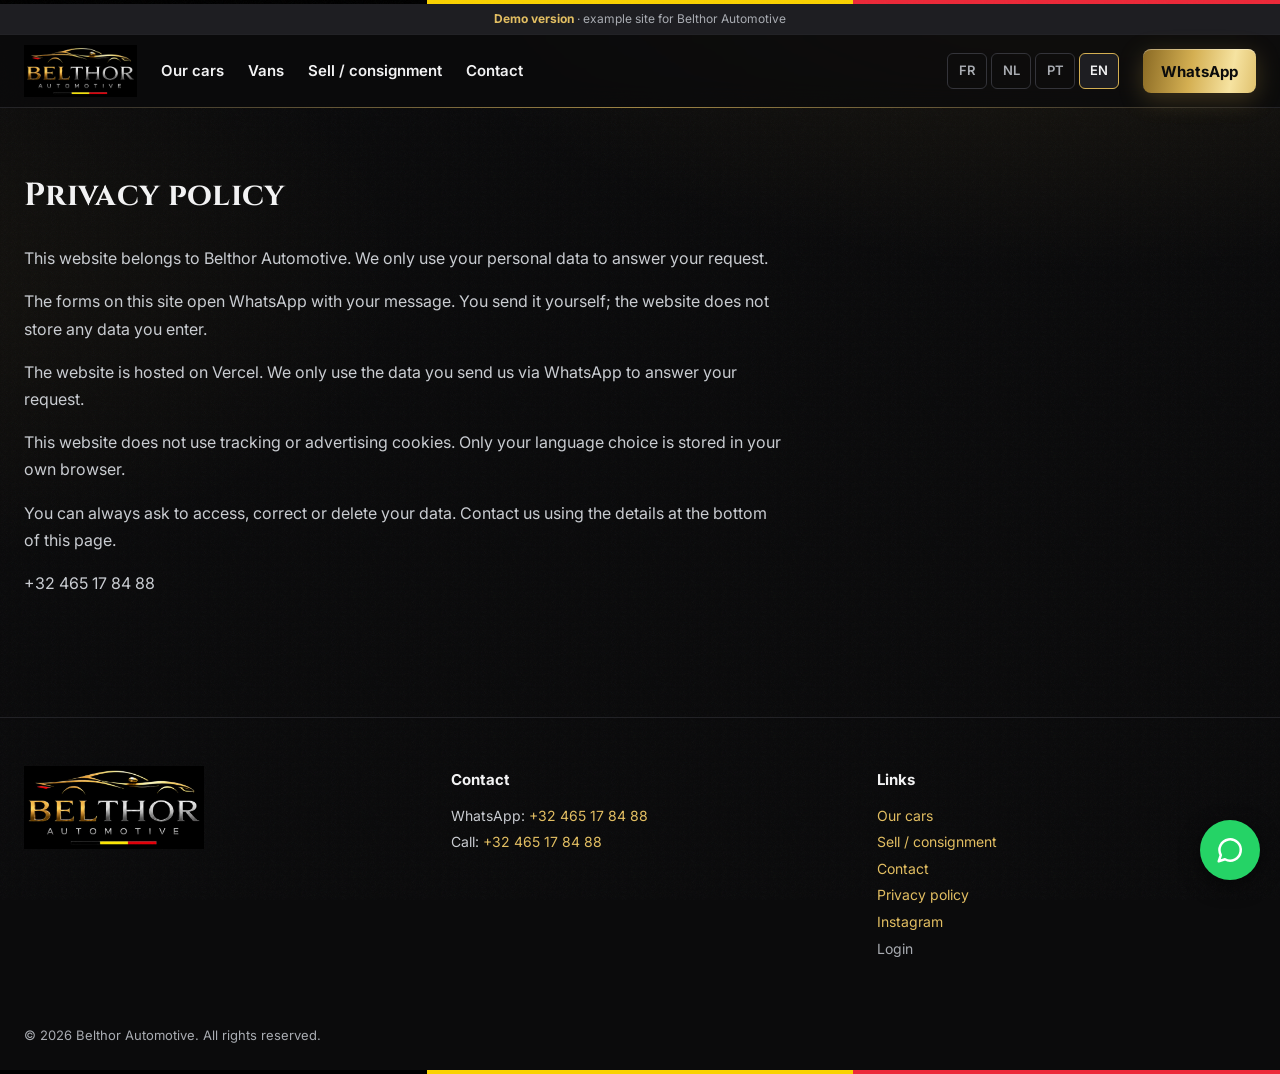
<file: privacy.html>
<!doctype html>
<html lang="fr-BE">
<head>
<meta charset="utf-8">
<meta name="viewport" content="width=device-width, initial-scale=1">
<meta name="robots" content="noindex">
<title>Belthor Automotive</title>
<link rel="icon" href="img/icon.png">
<link rel="preconnect" href="https://fonts.googleapis.com">
<link rel="preconnect" href="https://fonts.gstatic.com" crossorigin>
<link href="https://fonts.googleapis.com/css2?family=Cinzel:wght@600;700&family=Inter:wght@400;500;600;700&display=swap" rel="stylesheet">
<link rel="stylesheet" href="css/style.css">
<link rel="stylesheet" href="css/fx.css">
</head>
<body>
<div class="flag-strip" aria-hidden="true"><span></span><span></span><span></span></div>
<header id="site-header"></header>

<main class="container" style="padding:40px 24px 64px">
  <div class="prose" id="privacy"></div>
</main>

<footer id="site-footer"></footer>

<script src="js/data.js"></script>
<script src="js/i18n.js"></script>
<script src="js/app.js"></script>
<script src="js/fx.js"></script>
<script>
(function () {
  var B = window.Belthor, t = B.t, esc = B.esc;
  B.renderChrome("");
  document.title = t("privacy.title") + " | Belthor Automotive";
  var s = B.getSettings();
  var company = [s.company_name || "Belthor Automotive", s.kbo_number].filter(Boolean).join(", ");
  var contact = [s.company_name, s.address, s.email, s.phone].filter(Boolean).join("\n");
  document.getElementById("privacy").innerHTML =
    '<h1 class="display">' + esc(t("privacy.title")) + "</h1>" +
    "<p>" + esc(t("privacy.p1", { company: company })) + "</p>" +
    "<p>" + esc(t("privacy.p2")) + "</p>" +
    "<p>" + esc(t("privacy.p3")) + "</p>" +
    "<p>" + esc(t("privacy.p4")) + "</p>" +
    "<p>" + esc(t("privacy.p5")) + "</p>" +
    (contact ? '<p style="white-space:pre-line">' + esc(contact) + "</p>" : "");
})();
</script>
</body>
</html>
</file>
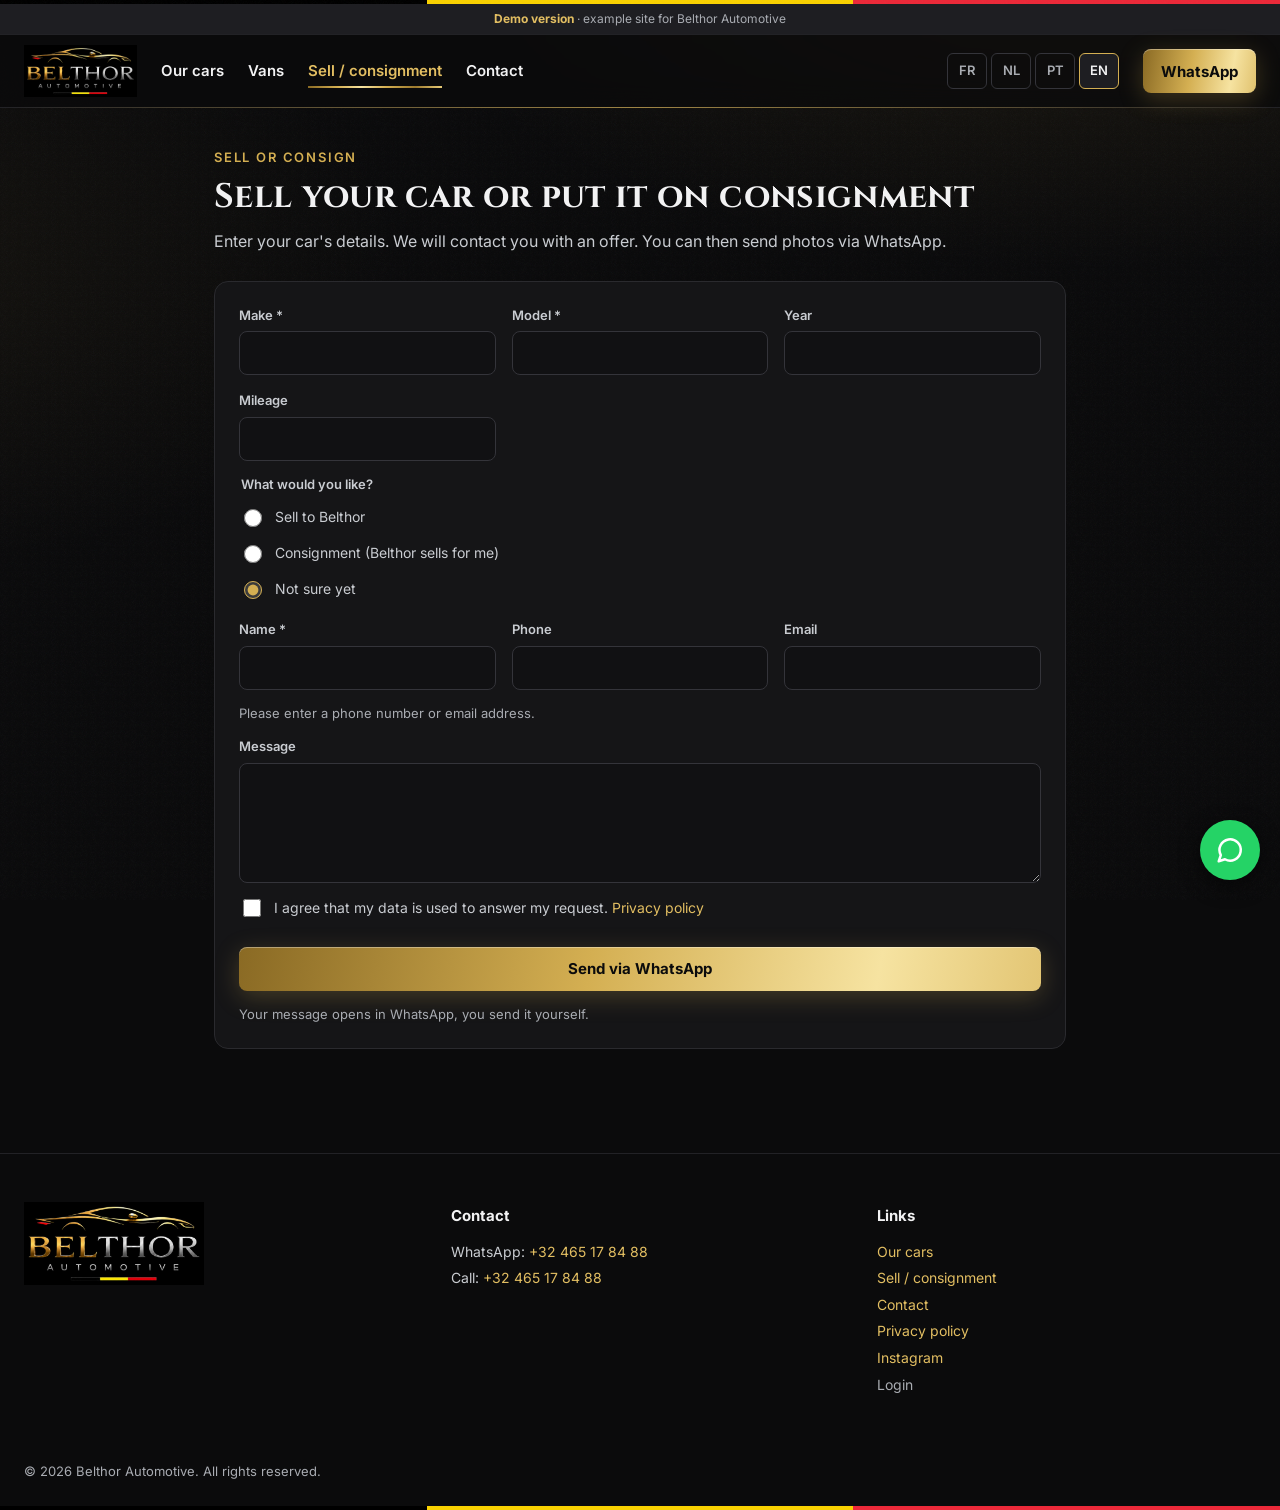
<file: verkopen.html>
<!doctype html>
<html lang="fr-BE">
<head>
<meta charset="utf-8">
<meta name="viewport" content="width=device-width, initial-scale=1">
<title>Belthor Automotive</title>
<link rel="icon" href="img/icon.png">
<link rel="preconnect" href="https://fonts.googleapis.com">
<link rel="preconnect" href="https://fonts.gstatic.com" crossorigin>
<link href="https://fonts.googleapis.com/css2?family=Cinzel:wght@600;700&family=Inter:wght@400;500;600;700&display=swap" rel="stylesheet">
<link rel="stylesheet" href="css/style.css">
<link rel="stylesheet" href="css/fx.css">
</head>
<body>
<div class="flag-strip" aria-hidden="true"><span></span><span></span><span></span></div>
<header id="site-header"></header>

<main class="container" style="padding:40px 24px 64px;max-width:900px">
  <p class="kicker" data-i18n="home.sellKicker"></p>
  <h1 class="display" style="margin:0 0 12px;font-size:34px;line-height:1.15" data-i18n="sell.title"></h1>
  <p style="margin:0 0 28px;color:var(--text-2)" data-i18n="sell.intro"></p>

  <div class="panel">
    <form id="sell-form" novalidate style="display:flex;flex-direction:column;gap:14px">
      <div class="grid-fields">
        <div class="field"><label for="c-make"><span data-i18n="sell.make"></span> *</label><input id="c-make" name="car_make" class="input" maxlength="60"></div>
        <div class="field"><label for="c-model"><span data-i18n="sell.model"></span> *</label><input id="c-model" name="car_model" class="input" maxlength="80"></div>
        <div class="field"><label for="c-year" data-i18n="sell.year"></label><input id="c-year" name="car_year" class="input" inputmode="numeric" maxlength="4"></div>
        <div class="field"><label for="c-km" data-i18n="sell.mileage"></label><input id="c-km" name="car_mileage" class="input" inputmode="numeric" maxlength="9"></div>
      </div>
      <fieldset style="border:0;padding:0;margin:0">
        <legend class="field-label" style="margin-bottom:4px" data-i18n="sell.preference"></legend>
        <label class="check"><input type="radio" name="preference" value="prefBuy"> <span data-i18n="sell.prefBuy"></span></label>
        <label class="check"><input type="radio" name="preference" value="prefConsign"> <span data-i18n="sell.prefConsign"></span></label>
        <label class="check"><input type="radio" name="preference" value="prefUnsure" checked> <span data-i18n="sell.prefUnsure"></span></label>
      </fieldset>
      <div class="grid-fields">
        <div class="field"><label for="c-name"><span data-i18n="form.name"></span> *</label><input id="c-name" name="name" class="input" maxlength="120" autocomplete="name"></div>
        <div class="field"><label for="c-phone" data-i18n="form.phone"></label><input id="c-phone" name="phone" type="tel" class="input" maxlength="40" autocomplete="tel"></div>
        <div class="field"><label for="c-email" data-i18n="form.email"></label><input id="c-email" name="email" type="email" class="input" maxlength="200" autocomplete="email"></div>
      </div>
      <p class="muted" style="margin:0;font-size:13px" data-i18n="form.phoneOrEmail"></p>
      <div class="field"><label for="c-msg" data-i18n="form.message"></label><textarea id="c-msg" name="message" class="textarea" maxlength="4000"></textarea></div>
      <label class="check" style="align-items:flex-start"><input type="checkbox" name="consent" style="margin-top:2px"><span><span data-i18n="form.consent"></span> <a href="privacy.html" data-i18n="footer.privacy"></a></span></label>
      <p class="form-error" role="alert" data-form-error hidden></p>
      <p class="form-ok" role="status" data-form-ok hidden data-i18n="form.success"></p>
      <button type="submit" class="btn btn-gold" data-i18n="form.sendWhatsapp"></button>
      <p class="wa-note" data-i18n="form.whatsappNote"></p>
    </form>
  </div>
</main>

<footer id="site-footer"></footer>

<script src="js/data.js"></script>
<script src="js/i18n.js"></script>
<script src="js/app.js"></script>
<script src="js/fx.js"></script>
<script src="js/forms.js"></script>
<script>
(function () {
  var B = window.Belthor, t = B.t;
  B.renderChrome("sell");
  document.title = t("sell.title") + " | Belthor Automotive";
  window.bindWhatsAppForm(document.getElementById("sell-form"), function (fd) {
    var v = function (k) { return String(fd.get(k) || "").trim(); };
    var lines = [t("sell.title"), ""];
    lines.push(t("sell.make") + ": " + v("car_make"));
    lines.push(t("sell.model") + ": " + v("car_model"));
    if (v("car_year")) lines.push(t("sell.year") + ": " + v("car_year"));
    if (v("car_mileage")) lines.push(t("sell.mileage") + ": " + v("car_mileage") + " km");
    if (v("preference")) lines.push(t("sell.preference") + " " + t("sell." + v("preference")));
    lines.push("");
    return lines;
  }, ["car_make", "car_model"]);
})();
</script>
</body>
</html>
</file>
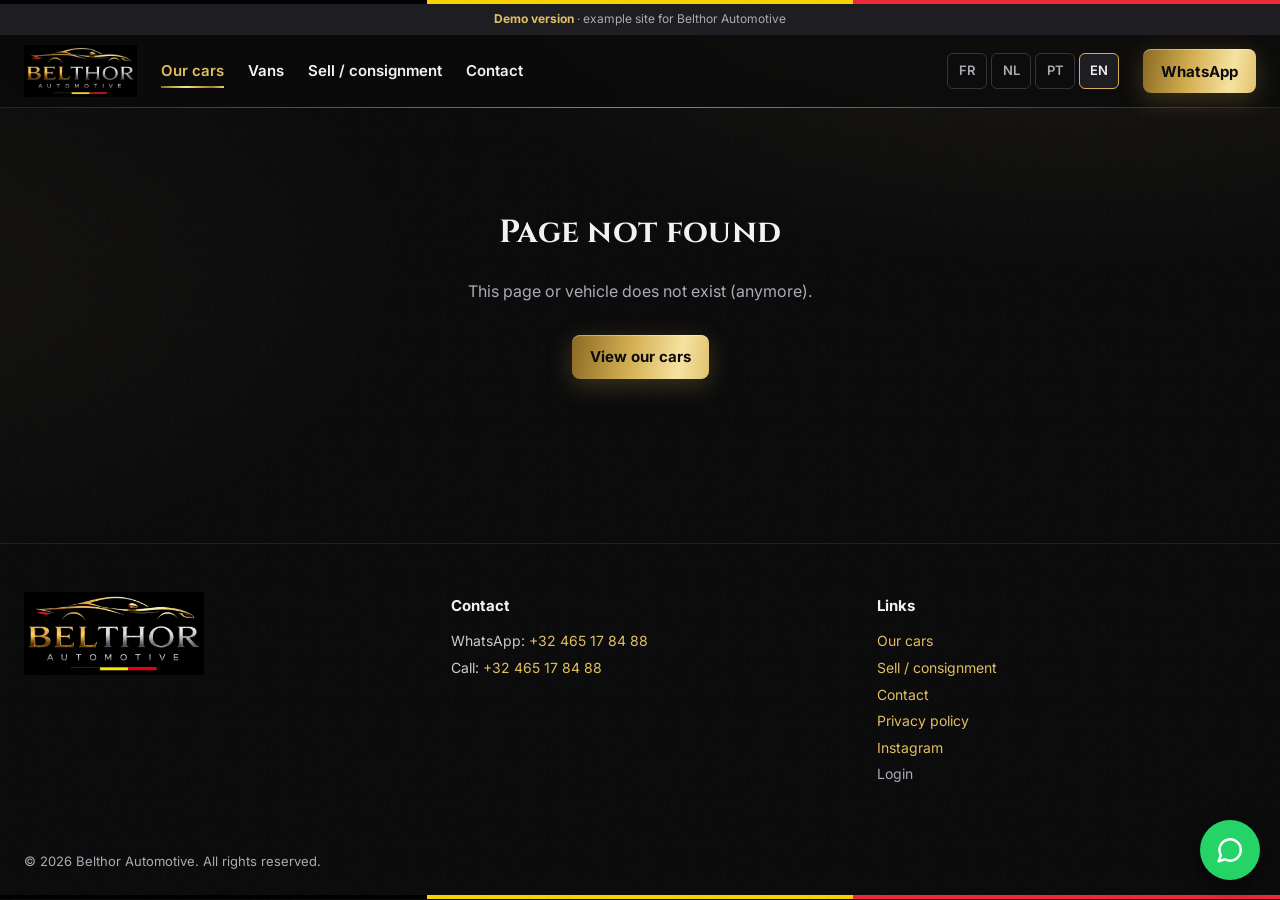
<file: wagen.html>
<!doctype html>
<html lang="fr-BE">
<head>
<meta charset="utf-8">
<meta name="viewport" content="width=device-width, initial-scale=1">
<title>Belthor Automotive</title>
<link rel="icon" href="img/icon.png">
<link rel="preconnect" href="https://fonts.googleapis.com">
<link rel="preconnect" href="https://fonts.gstatic.com" crossorigin>
<link href="https://fonts.googleapis.com/css2?family=Cinzel:wght@600;700&family=Inter:wght@400;500;600;700&display=swap" rel="stylesheet">
<link rel="stylesheet" href="css/style.css">
<link rel="stylesheet" href="css/fx.css">
</head>
<body>
<div class="flag-strip" aria-hidden="true"><span></span><span></span><span></span></div>
<header id="site-header"></header>

<main class="container" style="padding:20px 24px 64px" id="page"></main>

<footer id="site-footer"></footer>

<script src="js/data.js"></script>
<script src="js/i18n.js"></script>
<script src="js/app.js"></script>
<script src="js/fx.js"></script>
<script src="js/forms.js"></script>
<script>
(function () {
  var B = window.Belthor, t = B.t, esc = B.esc;
  B.renderChrome("stock");
  var id = new URLSearchParams(window.location.search).get("id");
  var v = B.visibleVehicles().filter(function (x) { return x.id === id; })[0];
  var page = document.getElementById("page");

  if (!v) {
    page.innerHTML =
      '<div style="padding:60px 0;text-align:center"><h1 class="display" style="font-size:32px">' + esc(t("notFound.title")) +
      '</h1><p class="muted">' + esc(t("notFound.text")) + '</p><a class="btn btn-gold" href="aanbod.html" style="margin-top:16px">' +
      esc(t("notFound.cta")) + "</a></div>";
    return;
  }

  var title = B.title(v);
  var pr = B.price(v);
  var s = B.getSettings();
  var wa = B.waNumber(s);
  var ref = v.id.toUpperCase();
  document.title = title + " " + v.year + " – " + pr.main + " | Belthor Automotive";

  function row(label, value) {
    return "<div><dt>" + esc(label) + "</dt><dd>" + esc(value) + "</dd></div>";
  }
  var hp = v.power_kw ? v.power_kw + " kW (" + B.kwToHp(v.power_kw) + " " + t("vehicle.hp") + ")" : null;

  var key = [
    [t("vehicle.mileage"), B.km(v.mileage_km)],
    [t("vehicle.firstRegistration"), B.firstReg(v)],
    [t("vehicle.fuel"), B.fuelLabel(v)],
    [t("vehicle.transmission"), B.transLabel(v)],
  ];
  if (hp) key.push([t("vehicle.power"), hp]);

  var specs = [[t("vehicle.make"), v.make], [t("vehicle.model"), v.model]];
  if (v.version) specs.push([t("vehicle.version"), v.version]);
  specs.push([t("vehicle.type"), t("vehicle.types." + v.vehicle_type)]);
  specs.push([t("vehicle.firstRegistration"), B.firstReg(v)]);
  specs.push([t("vehicle.mileage"), B.km(v.mileage_km)]);
  specs.push([t("vehicle.fuel"), B.fuelLabel(v)]);
  specs.push([t("vehicle.transmission"), B.transLabel(v)]);
  if (hp) specs.push([t("vehicle.power"), hp]);
  if (v.engine_cc) specs.push([t("vehicle.engine"), B.num(v.engine_cc) + " cm³"]);
  if (v.euro_norm) specs.push([t("vehicle.euroNorm"), v.euro_norm.replace("euro", "Euro ")]);
  if (v.co2_gkm != null) specs.push([t("vehicle.co2"), v.co2_gkm + " g/km"]);
  if (v.color) specs.push([t("vehicle.color"), v.color]);
  if (v.doors) specs.push([t("vehicle.doors"), String(v.doors)]);
  if (v.seats) specs.push([t("vehicle.seats"), String(v.seats)]);
  if (v.previous_owners != null) specs.push([t("vehicle.owners"), String(v.previous_owners)]);
  specs.push([t("vehicle.reference"), ref]);

  var docs = [];
  if (v.has_inspection) docs.push(t("detail.inspection"));
  if (v.has_pink_card) docs.push(t("detail.pinkCard"));
  if (v.has_carpass) docs.push(t("detail.carpass"));
  if (v.has_service_book) docs.push(t("detail.serviceBook"));
  if (v.warranty) docs.push(t("detail.warranty") + ": " + v.warranty);

  var features = (v.features || []).map(function (f) { return t("vehicle.features." + f); });
  var desc = B.description(v);
  var isSold = v.status === "sold";
  var waText = t("detail.waMessage", { car: title, year: v.year, price: pr.main, ref: ref });
  var photos = v.photos || [];

  page.innerHTML =
    '<p class="breadcrumbs"><a href="index.html">Home</a> › <a href="aanbod.html">' + esc(t("stock.title")) + "</a> › " + esc(title) + "</p>" +
    '<div class="detail-layout"><div class="detail-main">' +
      '<div id="gallery"></div>' +
      '<div><h1 class="display" style="margin:0;font-size:34px">' + esc(title) + "</h1>" +
        (v.version ? '<p class="muted" style="margin:6px 0 0;font-size:16px">' + esc(v.version) + "</p>" : "") +
        '<dl class="key-data" style="margin:20px 0 0">' + key.map(function (k) { return row(k[0], k[1]); }).join("") + "</dl></div>" +
      '<section><h2 style="margin:0 0 8px;font-size:22px">' + esc(t("detail.techData")) + '</h2><dl class="spec-table">' +
        specs.map(function (k) { return row(k[0], k[1]); }).join("") + "</dl></section>" +
      (features.length ? '<section><h2 style="margin:0 0 14px;font-size:22px">' + esc(t("detail.equipment")) + '</h2><ul class="pills">' +
        features.map(function (f) { return "<li>" + esc(f) + "</li>"; }).join("") + "</ul></section>" : "") +
      (docs.length ? '<section><h2 style="margin:0 0 14px;font-size:22px">' + esc(t("detail.documents")) + '</h2><ul class="doc-list">' +
        docs.map(function (d) { return "<li>" + esc(d) + "</li>"; }).join("") + "</ul></section>" : "") +
      (desc ? '<section><h2 style="margin:0 0 10px;font-size:22px">' + esc(t("detail.description")) + '</h2><p class="description">' + esc(desc) + "</p></section>" : "") +
    "</div>" +
    '<aside class="detail-aside"><div class="price-box">' +
      (isSold ? '<p class="notice">' + esc(t("detail.soldNotice")) + "</p>" : "") +
      (v.status === "reserved" ? '<p class="notice notice-reserved">' + esc(t("detail.reservedNotice")) + "</p>" : "") +
      '<p class="muted" style="margin:0;font-size:13px">' + esc(t("detail.price")) + "</p>" +
      '<p class="price"' + (isSold ? ' style="text-decoration:line-through;opacity:.6"' : "") + ">" + esc(pr.main) + (pr.label ? "<small>" + esc(pr.label) + "</small>" : "") + "</p>" +
      (pr.sub ? '<p class="price-sub" style="margin:4px 0 0">' + esc(pr.sub) + "</p>" : "") +
      (!isSold ? '<div style="display:flex;flex-direction:column;gap:10px;margin-top:20px">' +
        (wa ? '<a class="btn btn-whatsapp" target="_blank" rel="noopener noreferrer" href="' + esc(B.waLink(wa, waText)) + '">' + esc(t("detail.whatsappAbout")) + "</a>" : "") +
        (s.phone ? '<a class="btn btn-outline" href="' + esc(B.telLink(s.phone)) + '">' + esc(t("detail.callUs", { phone: s.phone })) + "</a>" : "") +
      "</div>" : "") +
    "</div>" +
    (!isSold ?
      '<div class="panel"><h2 style="margin:0 0 14px;font-size:18px">' + esc(t("detail.testDriveTitle")) + "</h2>" +
      '<form id="td-form" novalidate style="display:flex;flex-direction:column;gap:14px">' +
        '<div class="field"><label for="td-name">' + esc(t("form.name")) + ' *</label><input id="td-name" name="name" class="input" maxlength="120" autocomplete="name"></div>' +
        '<div class="field"><label for="td-phone">' + esc(t("form.phone")) + '</label><input id="td-phone" name="phone" type="tel" class="input" maxlength="40" autocomplete="tel"></div>' +
        '<div class="field"><label for="td-email">' + esc(t("form.email")) + '</label><input id="td-email" name="email" type="email" class="input" maxlength="200" autocomplete="email"></div>' +
        '<p class="muted" style="margin:0;font-size:13px">' + esc(t("form.phoneOrEmail")) + "</p>" +
        '<div class="field"><label for="td-msg">' + esc(t("form.message")) + '</label><textarea id="td-msg" name="message" class="textarea" maxlength="4000" placeholder="' + esc(t("form.testDriveMessagePlaceholder")) + '"></textarea></div>' +
        '<label class="check" style="align-items:flex-start"><input type="checkbox" name="consent" style="margin-top:2px"><span>' + esc(t("form.consent")) + ' <a href="privacy.html">' + esc(t("footer.privacy")) + "</a></span></label>" +
        '<p class="form-error" role="alert" data-form-error hidden></p>' +
        '<p class="form-ok" role="status" data-form-ok hidden>' + esc(t("form.success")) + "</p>" +
        '<button type="submit" class="btn btn-gold">' + esc(t("form.sendWhatsapp")) + "</button>" +
        '<p class="wa-note">' + esc(t("form.whatsappNote")) + "</p>" +
      "</form></div>" : "") +
    "</aside></div>";

  // Galerij
  var idx = 0;
  var gal = document.getElementById("gallery");
  function drawGallery() {
    if (!photos.length) {
      gal.innerHTML = '<div class="gallery-main">' + B.photoBox(v) + "</div>";
      return;
    }
    var counter = t("detail.photo", { n: idx + 1, total: photos.length });
    gal.innerHTML =
      '<div class="gallery-main"><img src="' + esc(photos[idx]) + '" alt="' + esc(title + " – " + counter) + '" style="object-fit:contain">' +
      (photos.length > 1
        ? '<button type="button" class="gallery-nav prev" aria-label="' + esc(t("detail.prevPhoto")) + '">‹</button>' +
          '<button type="button" class="gallery-nav next" aria-label="' + esc(t("detail.nextPhoto")) + '">›</button>'
        : "") +
      '<span class="gallery-count" aria-live="polite">' + (idx + 1) + " / " + photos.length + "</span></div>" +
      (photos.length > 1
        ? '<div class="thumbs">' + photos.map(function (src, i) {
            return '<button type="button" data-i="' + i + '"' + (i === idx ? ' aria-current="true"' : "") +
              ' aria-label="' + esc(t("detail.photo", { n: i + 1, total: photos.length })) + '"><img src="' + esc(src) + '" alt=""></button>';
          }).join("") + "</div>"
        : "");
    var prev = gal.querySelector(".prev"), next = gal.querySelector(".next");
    if (prev) prev.onclick = function () { idx = (idx - 1 + photos.length) % photos.length; drawGallery(); };
    if (next) next.onclick = function () { idx = (idx + 1) % photos.length; drawGallery(); };
    gal.querySelectorAll("[data-i]").forEach(function (b) {
      b.onclick = function () { idx = parseInt(b.getAttribute("data-i"), 10); drawGallery(); };
    });
  }
  drawGallery();

  var form = document.getElementById("td-form");
  if (form) {
    window.bindWhatsAppForm(form, function () {
      return [t("detail.testDriveTitle") + " – " + title + " (" + v.year + ", " + pr.main + ") – Ref. " + ref, ""];
    });
  }
})();
</script>
</body>
</html>
</file>
<file: css/style.css>
:root {
  --bg: #0b0b0c;
  --bg-2: #111113;
  --surface: #151517;
  --surface-2: #1e1e22;
  --border: #2a2a2e;
  --border-2: #34343a;
  --text: #f2f2f3;
  --text-2: #c9ccd1;
  --muted: #a9acb2;
  --gold: #d4af52;
  --gold-text: #e2be62;
  --gold-hover: #f3d88e;
  --silver: #c9ccd1;
  --danger: #ff8a8a;
  --danger-border: #5a2a2e;
  --ok: #8ce0ae;
  --whatsapp: #25d366;
  --radius: 12px;
  --font-display: "Cinzel", Georgia, serif;
  --font-body: "Inter", system-ui, -apple-system, "Segoe UI", sans-serif;
}

*,
*::before,
*::after {
  box-sizing: border-box;
}

html {
  -webkit-text-size-adjust: 100%;
}

body {
  margin: 0;
  background: var(--bg);
  color: var(--text);
  font-family: var(--font-body);
  font-size: 16px;
  line-height: 1.5;
}

a {
  color: var(--gold-text);
  text-decoration: none;
}
a:hover {
  color: var(--gold-hover);
}

[hidden] {
  display: none !important;
}

img {
  max-width: 100%;
  display: block;
}

:focus-visible {
  outline: 2px solid var(--gold);
  outline-offset: 2px;
}

.container {
  max-width: 1280px;
  margin: 0 auto;
  padding: 0 24px;
}

.flag-strip {
  display: flex;
  height: 4px;
}
.flag-strip span {
  flex: 1;
}
.flag-strip span:nth-child(1) { background: #000; }
.flag-strip span:nth-child(2) { background: #fad201; }
.flag-strip span:nth-child(3) { background: #ed2939; }

.display {
  font-family: var(--font-display);
  font-weight: 700;
  letter-spacing: 0.01em;
}

.kicker {
  margin: 0 0 10px;
  color: var(--gold);
  font-weight: 600;
  letter-spacing: 0.14em;
  text-transform: uppercase;
  font-size: 13px;
}

.muted { color: var(--muted); }

.sr-only {
  position: absolute;
  width: 1px;
  height: 1px;
  padding: 0;
  margin: -1px;
  overflow: hidden;
  clip: rect(0, 0, 0, 0);
  white-space: nowrap;
  border: 0;
}

/* ---------- Knoppen ---------- */
.btn {
  display: inline-flex;
  align-items: center;
  justify-content: center;
  gap: 8px;
  min-height: 44px;
  padding: 10px 18px;
  border-radius: 8px;
  border: 1px solid var(--border-2);
  background: var(--surface-2);
  color: var(--text);
  font: 600 15px var(--font-body);
  cursor: pointer;
  text-align: center;
}
.btn:hover { color: var(--text); border-color: var(--gold); }
.btn-gold { background: var(--gold); border-color: var(--gold); color: #0b0b0c; font-weight: 700; }
.btn-gold:hover { background: var(--gold-hover); border-color: var(--gold-hover); color: #0b0b0c; }
.btn-outline { background: transparent; border-color: var(--gold); }
.btn-whatsapp { background: var(--whatsapp); border-color: var(--whatsapp); color: #06210f; font-weight: 700; }
.btn-whatsapp:hover { color: #06210f; filter: brightness(1.08); }
.btn-danger { background: transparent; border-color: var(--danger-border); color: var(--danger); }
.btn-danger:hover { color: var(--danger); border-color: var(--danger); }
.btn-small { min-height: 36px; padding: 6px 12px; font-size: 13px; }
.btn-block { width: 100%; }
.btn:disabled { opacity: 0.6; cursor: not-allowed; }

/* ---------- Formulieren ---------- */
.field {
  display: flex;
  flex-direction: column;
  gap: 6px;
  min-width: 0;
}
.field > label,
.field-label {
  font-size: 13px;
  font-weight: 600;
  color: var(--text-2);
}
.input,
.select,
.textarea {
  width: 100%;
  min-height: 44px;
  border-radius: 8px;
  border: 1px solid var(--border-2);
  background: var(--bg-2);
  color: var(--text);
  padding: 0 12px;
  font: 500 15px var(--font-body);
}
.textarea {
  min-height: 120px;
  padding: 12px;
  resize: vertical;
}
.input:focus,
.select:focus,
.textarea:focus {
  outline: none;
  border-color: var(--gold);
}
.check {
  display: flex;
  align-items: center;
  gap: 10px;
  min-height: 36px;
  font-size: 14px;
  color: var(--text-2);
  cursor: pointer;
}
.check input {
  width: 18px;
  height: 18px;
  accent-color: var(--gold);
  flex: none;
}
.form-error { color: var(--danger); font-size: 14px; margin: 0; }
.form-ok {
  color: var(--ok);
  font-size: 15px;
  margin: 0;
  padding: 14px;
  border: 1px solid #2b5a3e;
  border-radius: 8px;
  background: #13261b;
}
.honeypot { position: absolute; left: -10000px; width: 1px; height: 1px; overflow: hidden; }

.grid-fields {
  display: grid;
  grid-template-columns: repeat(auto-fill, minmax(220px, 1fr));
  gap: 16px;
}

/* ---------- Header ---------- */
.site-header {
  border-bottom: 1px solid #222226;
  background: var(--bg);
  position: sticky;
  top: 0;
  z-index: 20;
}
.site-header .inner {
  display: flex;
  flex-wrap: wrap;
  align-items: center;
  gap: 12px 24px;
  padding-top: 10px;
  padding-bottom: 10px;
}
.site-header .logo img { height: 52px; width: auto; }
.main-nav {
  display: flex;
  flex-wrap: wrap;
  gap: 4px 24px;
  font-size: 15px;
  font-weight: 600;
  flex: 1 1 360px;
}
.main-nav a { color: var(--text); padding: 6px 0; }
.main-nav a:hover,
.main-nav a[aria-current="page"] { color: var(--gold-text); }
.lang-switch { display: flex; gap: 4px; }
.lang-switch a {
  border: 1px solid var(--border-2);
  color: var(--muted);
  border-radius: 6px;
  padding: 7px 9px;
  font-size: 13px;
  font-weight: 600;
  min-width: 40px;
  text-align: center;
}
.lang-switch a[aria-current="true"] { border-color: var(--gold); color: var(--text); background: var(--surface-2); }

/* ---------- Secties ---------- */
.section { padding: 56px 0; }
.section-alt { background: var(--bg-2); border-top: 1px solid #222226; border-bottom: 1px solid #222226; }
.section-head {
  display: flex;
  flex-wrap: wrap;
  justify-content: space-between;
  align-items: flex-end;
  gap: 12px;
  margin-bottom: 24px;
}
.section-head h2 { margin: 0; font-size: 32px; }

.hero { padding: 64px 0 56px; border-bottom: 1px solid #222226; }
.hero h1 { margin: 0; font-size: clamp(32px, 5vw, 52px); line-height: 1.1; max-width: 860px; }
.hero p.lead { margin: 20px 0 32px; font-size: 18px; color: var(--text-2); max-width: 720px; }

.search-card {
  background: var(--surface);
  border: 1px solid var(--border);
  border-radius: 14px;
  padding: 24px;
}
.type-tabs { display: flex; flex-wrap: wrap; gap: 8px; margin: 0 0 20px; padding: 0; border: 0; }
.type-tabs label {
  border: 1px solid var(--border-2);
  background: var(--surface-2);
  border-radius: 999px;
  padding: 9px 16px;
  font-size: 14px;
  font-weight: 600;
  cursor: pointer;
}
.type-tabs input { position: absolute; opacity: 0; pointer-events: none; }
.type-tabs label:has(input:checked) { background: var(--gold); border-color: var(--gold); color: #0b0b0c; }
.type-tabs label:has(input:focus-visible) { outline: 2px solid var(--gold); outline-offset: 2px; }
.search-row {
  display: grid;
  grid-template-columns: repeat(auto-fit, minmax(170px, 1fr));
  gap: 16px;
  align-items: end;
}

.usps {
  display: grid;
  grid-template-columns: repeat(auto-fit, minmax(230px, 1fr));
  gap: 16px;
}
.usp { border: 1px solid var(--border); border-radius: var(--radius); padding: 20px; background: var(--bg-2); }
.usp::before { content: ""; display: block; width: 36px; height: 3px; background: var(--gold); margin-bottom: 14px; }
.usp h3 { margin: 0 0 6px; font-size: 17px; }
.usp p { margin: 0; color: var(--muted); font-size: 14px; }

/* ---------- Autokaarten ---------- */
.card-grid {
  display: grid;
  grid-template-columns: repeat(auto-fill, minmax(270px, 1fr));
  gap: 20px;
}
.car-card {
  display: flex;
  flex-direction: column;
  background: var(--surface);
  border: 1px solid var(--border);
  border-radius: var(--radius);
  overflow: hidden;
  color: var(--text);
  transition: border-color 0.15s ease;
}
.car-card:hover { border-color: var(--gold); color: var(--text); }
.car-card .media { position: relative; aspect-ratio: 4 / 3; background: var(--surface-2); }
.car-card .media img { width: 100%; height: 100%; object-fit: cover; }
.car-card .body { padding: 16px; display: flex; flex-direction: column; gap: 8px; flex: 1; }
.car-card h3 { margin: 0; font-size: 18px; line-height: 1.3; }
.car-card .sub { margin: 0; color: var(--muted); font-size: 14px; }
.price { font-size: 24px; font-weight: 700; color: var(--gold-text); margin: 0; }
.price small { font-size: 13px; font-weight: 600; color: var(--muted); margin-left: 6px; }
.price-sub { margin: 0; font-size: 12px; color: var(--muted); }
.chips { display: flex; flex-wrap: wrap; gap: 6px; margin-top: auto; padding-top: 6px; }
.chip { border: 1px solid var(--border-2); border-radius: 6px; padding: 3px 8px; font-size: 13px; color: var(--text-2); }
.badge {
  position: absolute;
  top: 10px;
  left: 10px;
  padding: 4px 10px;
  border-radius: 999px;
  font-size: 12px;
  font-weight: 700;
}
.badge-sold { background: #3a2a2c; color: #ffb3b3; }
.badge-reserved { background: #3a331f; color: #f3d88e; }
.no-photo {
  width: 100%;
  height: 100%;
  display: flex;
  align-items: center;
  justify-content: center;
  color: #6f7279;
  font-size: 13px;
}

/* lijstweergave in het aanbod */
.car-row { flex-direction: row; flex-wrap: wrap; }
.car-row .media { flex: 1 1 260px; aspect-ratio: auto; min-height: 195px; }
.car-row .body { flex: 2 1 320px; }

/* ---------- Aanbod ---------- */
.stock-layout { display: flex; flex-wrap: wrap; gap: 24px; align-items: flex-start; }
.filters {
  flex: 1 1 260px;
  max-width: 100%;
  background: var(--surface);
  border: 1px solid var(--border);
  border-radius: var(--radius);
  padding: 20px;
  display: flex;
  flex-direction: column;
  gap: 16px;
}
.filters fieldset { border: 0; padding: 0; margin: 0; display: flex; flex-direction: column; gap: 2px; }
.filters legend { font-size: 13px; font-weight: 600; color: var(--text-2); margin-bottom: 4px; padding: 0; }
.two-col { display: grid; grid-template-columns: repeat(2, minmax(0, 1fr)); gap: 8px; }
.stock-results { flex: 999 1 560px; min-width: 0; display: flex; flex-direction: column; gap: 16px; }
.pagination { display: flex; flex-wrap: wrap; gap: 12px; align-items: center; justify-content: center; margin-top: 12px; }

/* ---------- Detail ---------- */
.detail-layout { display: flex; flex-wrap: wrap; gap: 28px; align-items: flex-start; }
.detail-main { flex: 999 1 600px; min-width: 0; display: flex; flex-direction: column; gap: 32px; }
.detail-aside { flex: 1 1 340px; max-width: 100%; display: flex; flex-direction: column; gap: 16px; }
.gallery-main {
  position: relative;
  aspect-ratio: 16 / 10;
  background: var(--surface-2);
  border-radius: var(--radius);
  overflow: hidden;
}
.gallery-main img { width: 100%; height: 100%; object-fit: contain; background: #000; }
.gallery-nav {
  position: absolute;
  top: 50%;
  transform: translateY(-50%);
  width: 44px;
  height: 44px;
  border-radius: 50%;
  border: 0;
  background: rgba(0, 0, 0, 0.65);
  color: #fff;
  font-size: 22px;
  cursor: pointer;
}
.gallery-nav.prev { left: 12px; }
.gallery-nav.next { right: 12px; }
.gallery-count {
  position: absolute;
  right: 12px;
  bottom: 12px;
  background: rgba(0, 0, 0, 0.75);
  padding: 4px 10px;
  border-radius: 6px;
  font-size: 13px;
}
.thumbs { display: grid; grid-template-columns: repeat(auto-fill, minmax(96px, 1fr)); gap: 8px; margin-top: 8px; }
.thumbs button {
  padding: 0;
  border: 2px solid transparent;
  border-radius: 8px;
  overflow: hidden;
  background: var(--surface-2);
  aspect-ratio: 4 / 3;
  cursor: pointer;
}
.thumbs button[aria-current="true"] { border-color: var(--gold); }
.thumbs img { width: 100%; height: 100%; object-fit: cover; }
.key-data { display: grid; grid-template-columns: repeat(auto-fit, minmax(150px, 1fr)); gap: 10px; }
.key-data div { background: var(--surface); border: 1px solid var(--border); border-radius: 10px; padding: 14px; }
.key-data dt { font-size: 12px; color: var(--muted); text-transform: uppercase; letter-spacing: 0.04em; }
.key-data dd { margin: 4px 0 0; font-size: 17px; font-weight: 600; }
.spec-table { display: grid; grid-template-columns: repeat(auto-fit, minmax(300px, 1fr)); column-gap: 40px; margin: 0; }
.spec-table div { display: flex; justify-content: space-between; gap: 12px; padding: 11px 0; border-bottom: 1px solid #26262a; }
.spec-table dt { color: var(--muted); }
.spec-table dd { margin: 0; text-align: right; }
.pills { display: flex; flex-wrap: wrap; gap: 8px; margin: 0; padding: 0; list-style: none; }
.pills li { border: 1px solid var(--border-2); border-radius: 999px; padding: 7px 14px; font-size: 14px; }
.doc-list { display: grid; grid-template-columns: repeat(auto-fit, minmax(220px, 1fr)); gap: 10px; margin: 0; padding: 0; list-style: none; }
.doc-list li { background: var(--surface); border: 1px solid var(--border); border-radius: 10px; padding: 14px; }
.doc-list li::before { content: "✓ "; color: var(--gold-text); font-weight: 700; }
.price-box { background: var(--surface); border: 1px solid #c9a24a; border-radius: 14px; padding: 24px; }
.price-box .price { font-size: 38px; }
.notice { padding: 12px 14px; border-radius: 8px; background: #3a2a2c; color: #ffb3b3; font-weight: 600; margin: 0 0 12px; }
.notice-reserved { background: #3a331f; color: #f3d88e; }
.panel { background: var(--surface); border: 1px solid var(--border); border-radius: 14px; padding: 24px; }
.description { white-space: pre-line; color: var(--text-2); line-height: 1.65; margin: 0; max-width: 780px; }

/* ---------- Footer ---------- */
.site-footer { border-top: 1px solid #222226; margin-top: 40px; }
.site-footer .cols { display: flex; flex-wrap: wrap; gap: 32px 48px; padding: 48px 24px; }
.site-footer .col { flex: 1 1 200px; font-size: 14px; color: var(--text-2); line-height: 1.9; }
.site-footer h2 { margin: 0 0 8px; color: var(--text); font-size: 15px; }
.site-footer .legal { padding: 16px 24px 24px; font-size: 13px; color: var(--muted); }

.wa-float {
  position: fixed;
  right: 20px;
  bottom: 20px;
  z-index: 30;
  width: 60px;
  height: 60px;
  border-radius: 50%;
  background: var(--whatsapp);
  display: flex;
  align-items: center;
  justify-content: center;
  box-shadow: 0 6px 20px rgba(0, 0, 0, 0.5);
}

.prose { max-width: 760px; color: var(--text-2); line-height: 1.7; }
.prose h1 { color: var(--text); }

.breadcrumbs { margin: 0 0 12px; font-size: 13px; color: var(--muted); }

.steps { margin: 0; padding: 0; list-style: none; display: flex; flex-direction: column; gap: 12px; }
.steps li { display: flex; gap: 16px; background: var(--surface); border: 1px solid var(--border); border-radius: var(--radius); padding: 18px; }
.steps .num { font-family: var(--font-display); font-size: 24px; color: var(--gold); line-height: 1; }
.steps p { margin: 4px 0 0; color: var(--muted); font-size: 14px; }

@media (max-width: 640px) {
  .container { padding: 0 16px; }
  .section { padding: 40px 0; }
  .section-head h2 { font-size: 26px; }
  .site-header .logo img { height: 42px; }
  .site-header { position: static; }
  .price-box .price { font-size: 32px; }
}

/* ===== Beheer ===== */
.admin-shell { display: flex; flex-wrap: wrap; min-height: 100vh; }
.admin-side {
  flex: 1 1 230px;
  max-width: 100%;
  background: var(--bg-2);
  border-right: 1px solid #222226;
  padding: 20px 14px;
}
.admin-side img { width: 150px; height: auto; margin: 0 0 20px 6px; }
.admin-side nav { display: flex; flex-direction: column; gap: 2px; }
.admin-side nav a,
.admin-side nav button {
  display: flex;
  justify-content: space-between;
  align-items: center;
  padding: 11px 12px;
  border-radius: 8px;
  color: var(--text-2);
  font: 600 14px var(--font-body);
  background: none;
  border: 0;
  text-align: left;
  cursor: pointer;
  width: 100%;
}
.admin-side nav a:hover,
.admin-side nav button:hover { background: var(--surface-2); color: var(--text); }
.admin-side nav a[aria-current="page"] { background: var(--surface-2); color: var(--gold-text); }
.count-badge { background: var(--gold); color: #0b0b0c; border-radius: 999px; padding: 1px 8px; font-size: 12px; }
.admin-main { flex: 999 1 640px; min-width: 0; padding: 32px; }
.admin-main h1 { font-family: var(--font-display); font-size: 28px; margin: 0; }
.admin-head { display: flex; flex-wrap: wrap; justify-content: space-between; align-items: center; gap: 16px; margin-bottom: 24px; }
.stats { display: grid; grid-template-columns: repeat(auto-fit, minmax(150px, 1fr)); gap: 12px; margin-bottom: 24px; }
.stat { background: var(--surface); border: 1px solid var(--border); border-radius: 12px; padding: 16px; }
.stat p { margin: 0; font-size: 13px; color: var(--muted); }
.stat strong { display: block; margin-top: 4px; font-size: 28px; }
.table-wrap { overflow-x: auto; background: var(--surface); border: 1px solid var(--border); border-radius: 12px; }
.table { width: 100%; border-collapse: collapse; min-width: 860px; }
.table th { text-align: left; font-size: 12px; color: var(--muted); text-transform: uppercase; letter-spacing: 0.04em; font-weight: 600; padding: 12px 14px; border-bottom: 1px solid var(--border); }
.table td { padding: 12px 14px; border-bottom: 1px solid #222226; font-size: 14px; vertical-align: middle; }
.table tr:last-child td { border-bottom: 0; }
.thumb { width: 80px; height: 60px; border-radius: 6px; background: var(--surface-2); object-fit: cover; flex: none; }
.status-pill { display: inline-block; border-radius: 999px; padding: 3px 10px; font-size: 12px; font-weight: 700; }
.st-draft { background: #2a2a2e; color: #c9ccd1; }
.st-published { background: #1f3a2a; color: #8ce0ae; }
.st-reserved { background: #3a331f; color: #f3d88e; }
.st-sold { background: #3a2a2c; color: #ffb3b3; }
.actions { display: flex; flex-wrap: wrap; gap: 6px; justify-content: flex-end; align-items: center; }
.inline-form { display: inline-flex; gap: 6px; align-items: center; margin: 0; }
.card-section { background: var(--surface); border: 1px solid var(--border); border-radius: 14px; padding: 24px; }
.card-section h2 { margin: 0 0 16px; font-size: 18px; }
.field-error { color: var(--danger); font-size: 13px; margin: 0; }
.input.has-error, .select.has-error { border-color: var(--danger); }
.sticky-bar {
  position: sticky;
  bottom: 0;
  z-index: 5;
  display: flex;
  flex-wrap: wrap;
  gap: 10px;
  justify-content: flex-end;
  align-items: center;
  padding: 14px 0;
  background: linear-gradient(to top, var(--bg) 70%, transparent);
}
.photo-grid { display: grid; grid-template-columns: repeat(auto-fill, minmax(170px, 1fr)); gap: 12px; }
.photo-item { background: var(--surface-2); border: 1px solid var(--border); border-radius: 10px; overflow: hidden; }
.photo-item.main { border-color: var(--gold); }
.photo-item img { width: 100%; aspect-ratio: 4 / 3; object-fit: cover; }
.photo-item .tools { display: flex; flex-wrap: wrap; gap: 4px; padding: 8px; }
.photo-item .tools button { flex: 1 1 auto; }
.dropzone {
  border: 2px dashed #4a4a52;
  border-radius: 10px;
  padding: 24px;
  text-align: center;
  color: var(--muted);
}
.dropzone.drag { border-color: var(--gold); color: var(--text); }
.login-wrap { min-height: 100vh; display: flex; align-items: center; justify-content: center; padding: 24px; }
.login-card { width: 100%; max-width: 400px; background: var(--surface); border: 1px solid var(--border); border-radius: 14px; padding: 32px; display: flex; flex-direction: column; gap: 16px; }
.lang-tabs { display: flex; flex-wrap: wrap; gap: 6px; margin-bottom: 12px; }
.lang-tabs button[aria-selected="true"] { background: var(--gold); border-color: var(--gold); color: #0b0b0c; }
.inquiry { background: var(--surface); border: 1px solid var(--border); border-radius: 12px; padding: 18px; display: flex; flex-direction: column; gap: 8px; }
.inquiry.handled { opacity: 0.6; }
.inquiry .meta { display: flex; flex-wrap: wrap; gap: 8px 16px; font-size: 13px; color: var(--muted); }
@media (max-width: 640px) {
  .admin-main { padding: 20px 16px; }
}

/* ---------- Demo-specifiek ---------- */
.demo-banner { background: #1e1e22; color: var(--muted); text-align: center; font-size: 12px; padding: 6px 12px; border-bottom: 1px solid #222226; }
.demo-banner strong { color: var(--gold-text); }
.no-photo svg { opacity: .55; }
.no-photo { flex-direction: column; gap: 8px; text-align: center; padding: 12px; }
.empty-val { color: var(--muted); }
.car-card .media img { position: absolute; inset: 0; width: 100%; height: 100%; object-fit: cover; }
.gallery-main img { position: absolute; inset: 0; }
.wa-note { font-size: 13px; color: var(--muted); margin: 0; }
</file>
<file: css/fx.css>
/* ==========================================================================
   Belthor – effectlaag: licht, goud, beweging. Alles valt weg bij reduced motion.
   ========================================================================== */
:root {
  --gold-grad: linear-gradient(100deg, #8a6a24 0%, #d4af52 22%, #f6e3a1 40%, #d4af52 58%, #9c7a2e 80%, #e8cc78 100%);
  --chrome-grad: linear-gradient(100deg, #7d8088 0%, #e9ebef 35%, #a7aab1 60%, #f4f5f7 80%, #8d9097 100%);
}

body {
  background:
    radial-gradient(1200px 600px at 85% -10%, rgba(212, 175, 82, 0.10), transparent 60%),
    radial-gradient(900px 500px at -10% 30%, rgba(212, 175, 82, 0.05), transparent 60%),
    var(--bg);
  background-attachment: fixed;
}

/* fijne korrel over de hele pagina */
body::before {
  content: "";
  position: fixed;
  inset: 0;
  pointer-events: none;
  z-index: 1;
  opacity: 0.05;
  background-image: url("data:image/svg+xml,%3Csvg xmlns='http://www.w3.org/2000/svg' width='140' height='140'%3E%3Cfilter id='n'%3E%3CfeTurbulence baseFrequency='.9' numOctaves='2' stitchTiles='stitch'/%3E%3C/filter%3E%3Crect width='100%25' height='100%25' filter='url(%23n)'/%3E%3C/svg%3E");
}
main, header, footer, #app { position: relative; z-index: 2; }

/* ---------- header: glas + gouden lijn ---------- */
.site-header {
  background: rgba(11, 11, 12, 0.72);
  backdrop-filter: blur(14px) saturate(1.3);
  -webkit-backdrop-filter: blur(14px) saturate(1.3);
  transition: box-shadow 0.3s ease, background 0.3s ease;
}
.site-header.scrolled { box-shadow: 0 10px 40px rgba(0, 0, 0, 0.6); background: rgba(11, 11, 12, 0.88); }
.site-header::after {
  content: "";
  position: absolute;
  left: 0;
  right: 0;
  bottom: -1px;
  height: 1px;
  background: linear-gradient(90deg, transparent, rgba(212, 175, 82, 0.7), transparent);
}
.main-nav a { position: relative; }
.main-nav a::after {
  content: "";
  position: absolute;
  left: 0;
  right: 100%;
  bottom: 0;
  height: 2px;
  background: var(--gold-grad);
  transition: right 0.3s ease;
}
.main-nav a:hover::after,
.main-nav a[aria-current="page"]::after { right: 0; }

/* ---------- goud & chroom tekst ---------- */
.gold-text {
  background: var(--gold-grad);
  background-size: 200% auto;
  -webkit-background-clip: text;
  background-clip: text;
  color: transparent;
  animation: sheen 6s linear infinite;
}
.chrome-text {
  background: var(--chrome-grad);
  background-size: 200% auto;
  -webkit-background-clip: text;
  background-clip: text;
  color: transparent;
  animation: sheen 8s linear infinite;
}
@keyframes sheen { to { background-position: 200% center; } }

.btn-gold {
  background: var(--gold-grad);
  background-size: 200% auto;
  border: 0;
  box-shadow: 0 6px 24px rgba(212, 175, 82, 0.25), inset 0 1px 0 rgba(255, 255, 255, 0.35);
  transition: background-position 0.6s ease, transform 0.2s ease, box-shadow 0.2s ease;
}
.btn-gold:hover {
  background: var(--gold-grad);
  background-size: 200% auto;
  background-position: 100% center;
  transform: translateY(-2px);
  box-shadow: 0 10px 34px rgba(212, 175, 82, 0.4), inset 0 1px 0 rgba(255, 255, 255, 0.4);
}
.btn-whatsapp { box-shadow: 0 6px 24px rgba(37, 211, 102, 0.25); transition: transform 0.2s ease; }
.btn-whatsapp:hover { transform: translateY(-2px); }
.btn-ghost { background: rgba(255, 255, 255, 0.04); border: 1px solid rgba(212, 175, 82, 0.45); color: var(--text); backdrop-filter: blur(6px); }
.btn-ghost:hover { border-color: var(--gold); background: rgba(212, 175, 82, 0.08); color: var(--text); }

/* ---------- HERO ---------- */
.hero-x {
  position: relative;
  overflow: hidden;
  padding: 56px 0 140px;
  border-bottom: 0;
  isolation: isolate;
}
.hero-x::before { /* spotlight */
  content: "";
  position: absolute;
  inset: -20% -10% auto auto;
  width: 900px;
  height: 900px;
  background: radial-gradient(circle, rgba(246, 227, 161, 0.16) 0%, rgba(212, 175, 82, 0.06) 35%, transparent 65%);
  z-index: -1;
  animation: breathe 7s ease-in-out infinite;
}
@keyframes breathe { 50% { transform: scale(1.08); opacity: 0.8; } }
.hero-grid {
  display: grid;
  grid-template-columns: minmax(0, 0.95fr) minmax(0, 1.25fr);
  gap: 32px;
  align-items: center;
}
.hero-x h1 { font-size: clamp(36px, 5.4vw, 66px); line-height: 1.04; margin: 0; letter-spacing: 0.005em; text-wrap: balance; }
.hero-x .lead { margin: 22px 0 30px; font-size: 18px; color: var(--text-2); max-width: 560px; }
.hero-cta { display: flex; flex-wrap: wrap; gap: 12px; }
.hero-cta .btn { min-height: 52px; padding: 12px 24px; font-size: 16px; }

.hero-stage { position: relative; aspect-ratio: 1900 / 320; margin-right: min(-2vw, -24px); transform: scale(1.06); transform-origin: left center; }
.hero-stage svg { position: absolute; inset: 0; width: 100%; height: 100%; overflow: visible; }
.car-line {
  fill: none;
  stroke: url(#goldStroke);
  stroke-width: 9;
  stroke-linecap: round;
  stroke-linejoin: round;
  stroke-dasharray: 1;
  stroke-dashoffset: 1;
  animation: draw 2.6s cubic-bezier(.65, 0, .35, 1) 0.2s forwards;
  filter: drop-shadow(0 0 6px rgba(246, 227, 161, 0.55));
}
.car-line.thin { stroke-width: 5; animation-delay: 0.9s; opacity: 0.8; }
.car-wheel { animation-delay: 1.3s; }
@keyframes draw { to { stroke-dashoffset: 0; } }
.headlight { opacity: 0; animation: lightOn 0.6s ease 2.6s forwards, flicker 4s ease-in-out 3.4s infinite; }
@keyframes lightOn { to { opacity: 1; } }
@keyframes flicker { 50% { opacity: 0.75; } }
.taillight { opacity: 0; animation: lightOn 0.5s ease 2.8s forwards; }
.beam { opacity: 0; animation: lightOn 1s ease 2.8s forwards; }
.road-line { stroke-dasharray: 26 34; animation: road 0.9s linear infinite; }
@keyframes road { to { stroke-dashoffset: -60; } }
.floor-glow { opacity: 0; animation: lightOn 1.2s ease 2.2s forwards; }

/* zoekkaart die over de hero heen schuift */
.search-wrap { position: relative; z-index: 3; margin-top: -96px; }
.search-card {
  background: linear-gradient(180deg, rgba(30, 30, 34, 0.82), rgba(18, 18, 20, 0.9));
  backdrop-filter: blur(16px);
  -webkit-backdrop-filter: blur(16px);
  border: 1px solid rgba(212, 175, 82, 0.28);
  box-shadow: 0 30px 80px rgba(0, 0, 0, 0.55), inset 0 1px 0 rgba(255, 255, 255, 0.06);
}

/* ---------- ticker ---------- */
.ticker {
  margin-top: 48px;
  border-top: 1px solid rgba(212, 175, 82, 0.18);
  border-bottom: 1px solid rgba(212, 175, 82, 0.18);
  overflow: hidden;
  white-space: nowrap;
  mask-image: linear-gradient(90deg, transparent, #000 10%, #000 90%, transparent);
  -webkit-mask-image: linear-gradient(90deg, transparent, #000 10%, #000 90%, transparent);
}
.ticker-track { display: inline-flex; gap: 48px; padding: 16px 0; animation: marquee 32s linear infinite; }
.ticker-track span { font-family: "Cinzel", Georgia, serif; font-size: 18px; letter-spacing: 0.08em; color: var(--text-2); display: inline-flex; align-items: center; gap: 48px; }
.ticker-track span::after { content: "◆"; color: var(--gold); font-size: 10px; }
@keyframes marquee { to { transform: translateX(-50%); } }

/* ---------- cijfers ---------- */
.stats-x { display: grid; grid-template-columns: repeat(auto-fit, minmax(180px, 1fr)); gap: 16px; }
.stat-x {
  position: relative;
  padding: 22px;
  border-radius: 14px;
  background: linear-gradient(180deg, rgba(255, 255, 255, 0.03), rgba(255, 255, 255, 0));
  border: 1px solid var(--border);
  overflow: hidden;
}
.stat-x strong { display: block; font-family: "Cinzel", Georgia, serif; font-size: 44px; line-height: 1; }
.stat-x span { color: var(--muted); font-size: 14px; }

/* ---------- kaarten ---------- */
.car-card {
  position: relative;
  transform-style: preserve-3d;
  transition: transform 0.25s ease, box-shadow 0.25s ease, border-color 0.25s ease;
  will-change: transform;
}
.car-card::before { /* gouden rand bij hover */
  content: "";
  position: absolute;
  inset: -1px;
  border-radius: inherit;
  padding: 1px;
  background: var(--gold-grad);
  -webkit-mask: linear-gradient(#000 0 0) content-box, linear-gradient(#000 0 0);
  -webkit-mask-composite: xor;
  mask-composite: exclude;
  opacity: 0;
  transition: opacity 0.3s ease;
  pointer-events: none;
  z-index: 3;
}
.car-card::after { /* lichtvlek die de muis volgt */
  content: "";
  position: absolute;
  inset: 0;
  border-radius: inherit;
  background: radial-gradient(420px circle at var(--mx, 50%) var(--my, 0%), rgba(246, 227, 161, 0.12), transparent 45%);
  opacity: 0;
  transition: opacity 0.3s ease;
  pointer-events: none;
  z-index: 2;
}
.car-card:hover { border-color: transparent; box-shadow: 0 24px 60px rgba(0, 0, 0, 0.6), 0 0 0 1px rgba(212, 175, 82, 0.15); }
.car-card:hover::before,
.car-card:hover::after { opacity: 1; }
.car-card .media { overflow: hidden; }
.car-card .media img { transition: transform 0.6s cubic-bezier(.2, .7, .2, 1); }
.car-card:hover .media img { transform: scale(1.06); }
.car-card .media::after { /* glansstreep */
  content: "";
  position: absolute;
  top: 0;
  left: -60%;
  width: 40%;
  height: 100%;
  background: linear-gradient(100deg, transparent, rgba(255, 255, 255, 0.12), transparent);
  transform: skewX(-18deg);
  pointer-events: none;
}
.car-card:hover .media::after { animation: shine 0.9s ease; }
@keyframes shine { to { left: 130%; } }
.car-card .price { background: var(--gold-grad); background-size: 200% auto; -webkit-background-clip: text; background-clip: text; color: transparent; }
.no-photo { background: radial-gradient(ellipse at 50% 120%, rgba(212, 175, 82, 0.16), transparent 60%), #17171a; }
.no-photo svg { transition: transform 0.5s ease; }
.car-card:hover .no-photo svg { transform: translateX(8px); }

/* ---------- sectietitels ---------- */
.section-head h2,
.display.underline { position: relative; padding-bottom: 12px; }
.section-head h2::after,
.display.underline::after {
  content: "";
  position: absolute;
  left: 0;
  bottom: 0;
  height: 2px;
  width: 64px;
  background: var(--gold-grad);
  transform-origin: left;
  transform: scaleX(0);
  transition: transform 0.9s cubic-bezier(.2, .7, .2, 1) 0.2s;
}
.in .section-head h2::after,
.section-head.in h2::after,
.display.underline.in::after { transform: scaleX(1); }

.usp {
  position: relative;
  overflow: hidden;
  background: linear-gradient(180deg, rgba(255, 255, 255, 0.035), rgba(255, 255, 255, 0.01));
  transition: transform 0.3s ease, border-color 0.3s ease;
}
.usp:hover { transform: translateY(-4px); border-color: rgba(212, 175, 82, 0.5); }
.usp .ico { width: 44px; height: 44px; border-radius: 12px; display: grid; place-items: center; margin-bottom: 14px; background: rgba(212, 175, 82, 0.1); border: 1px solid rgba(212, 175, 82, 0.35); }
.usp::before { display: none; }

.steps li { transition: transform 0.3s ease, border-color 0.3s ease; }
.steps li:hover { transform: translateX(6px); border-color: rgba(212, 175, 82, 0.5); }
.steps .num { font-size: 34px; background: var(--gold-grad); -webkit-background-clip: text; background-clip: text; color: transparent; }

/* consignatie-band */
.cta-band {
  position: relative;
  border-radius: 22px;
  padding: clamp(28px, 4vw, 56px);
  background:
    radial-gradient(700px 300px at 100% 0%, rgba(212, 175, 82, 0.16), transparent 60%),
    linear-gradient(180deg, #17171a, #101012);
  border: 1px solid rgba(212, 175, 82, 0.25);
  overflow: hidden;
}

/* ---------- detail ---------- */
.price-box { position: relative; overflow: hidden; background: linear-gradient(180deg, #19191c, #121214); box-shadow: 0 30px 80px rgba(0, 0, 0, 0.5); }
.price-box .price { background: var(--gold-grad); background-size: 200% auto; -webkit-background-clip: text; background-clip: text; color: transparent; animation: sheen 6s linear infinite; }
.detail-aside { position: sticky; top: 110px; }
.key-data div { background: linear-gradient(180deg, rgba(255, 255, 255, 0.04), rgba(255, 255, 255, 0.01)); }
.key-data dd { font-size: 19px; }
.gallery-main { box-shadow: 0 30px 80px rgba(0, 0, 0, 0.5); }

/* ---------- scroll-reveal ---------- */
.reveal { opacity: 0; transform: translateY(26px); transition: opacity 0.8s ease, transform 0.8s cubic-bezier(.2, .7, .2, 1); }
.reveal.in { opacity: 1; transform: none; }

.wa-float { animation: pulse 2.6s ease-in-out infinite; }
@keyframes pulse { 0%, 100% { box-shadow: 0 0 0 0 rgba(37, 211, 102, 0.5), 0 6px 20px rgba(0, 0, 0, 0.5); } 60% { box-shadow: 0 0 0 16px rgba(37, 211, 102, 0), 0 6px 20px rgba(0, 0, 0, 0.5); } }

@media (max-width: 900px) {
  .hero-grid { grid-template-columns: minmax(0, 1fr); }
  .hero-stage { order: -1; margin: 8px 0 12px; width: 100%; transform: none; }
  .detail-aside { position: static; }
}
@media (max-width: 640px) {
  .hero-x { padding: 28px 0 120px; }
  .ticker-track span { font-size: 15px; }
}

@media (prefers-reduced-motion: reduce) {
  *, *::before, *::after { animation: none !important; transition: none !important; }
  .car-line { stroke-dashoffset: 0; }
  .headlight, .taillight, .beam, .floor-glow { opacity: 1; }
  .reveal { opacity: 1; transform: none; }
  .section-head h2::after, .display.underline::after { transform: scaleX(1); }
}

/* na het verschijnen moet de tilt snel reageren */
.car-card.reveal.in { transition: transform 0.25s ease, box-shadow 0.25s ease, border-color 0.25s ease, opacity 0.8s ease; }
</file>
